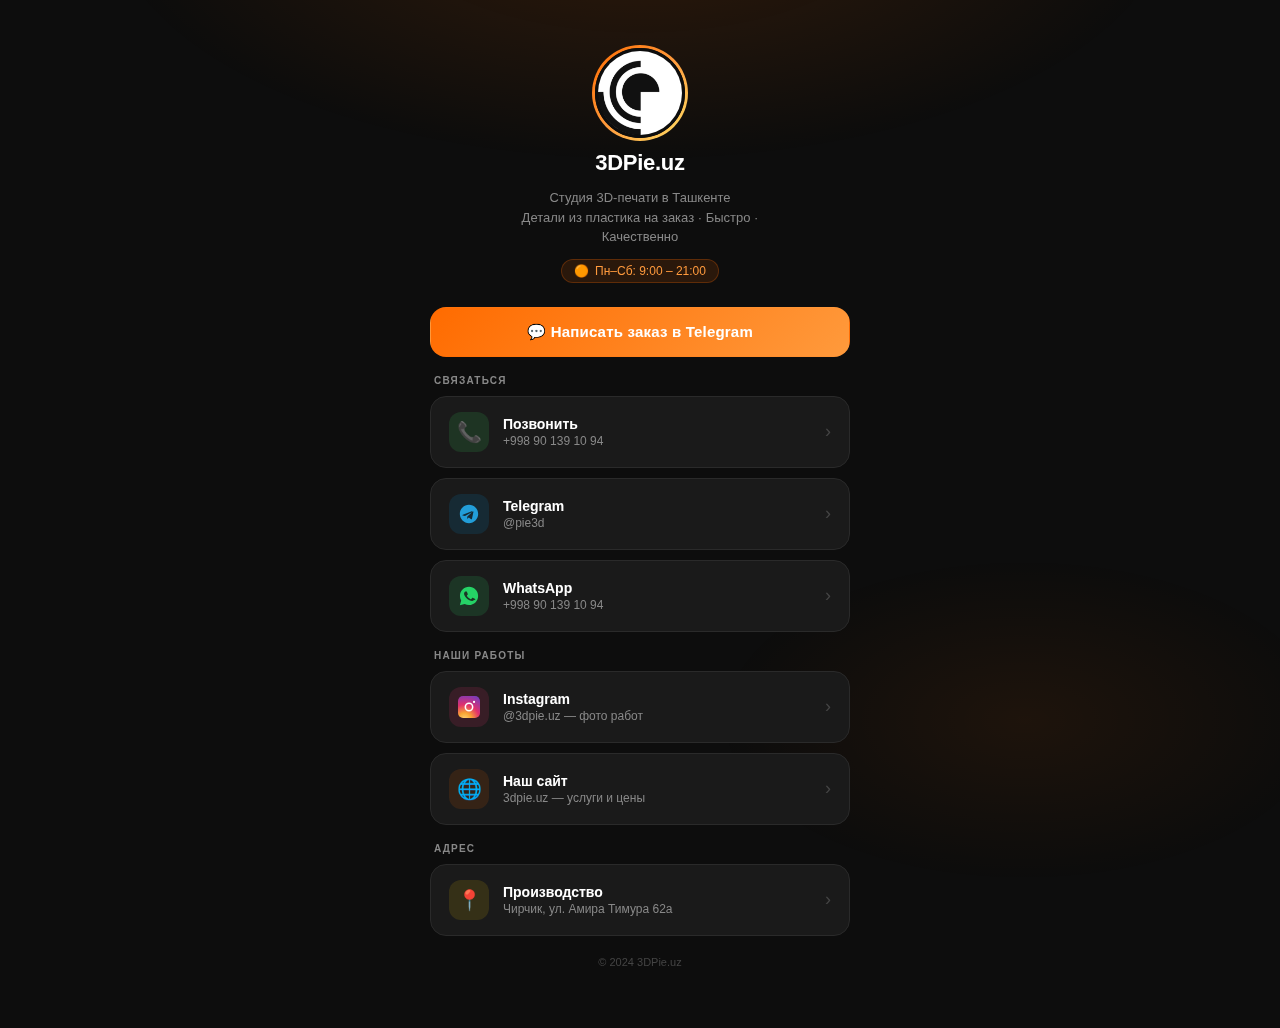
<file: taplink.html>
<!DOCTYPE html>
<html lang="ru">
<head>
  <meta charset="UTF-8">
  <meta name="viewport" content="width=device-width, initial-scale=1.0">
  <meta name="description" content="3DPie.uz — студия 3D-печати в Ташкенте. Детали на заказ: шестерни, автозапчасти, изделия из пластика.">
  <meta name="robots" content="noindex, nofollow">
  <title>3DPie.uz — 3D-печать в Ташкенте</title>
  <style>
    * {
      margin: 0;
      padding: 0;
      box-sizing: border-box;
    }

    :root {
      --bg: #0d0d0d;
      --card-bg: #1a1a1a;
      --border: #2a2a2a;
      --text: #ffffff;
      --muted: #888;
      --accent: #ff6b00;
      --accent2: #ff9a3c;
    }

    body {
      font-family: -apple-system, BlinkMacSystemFont, 'Segoe UI', Roboto, sans-serif;
      background: var(--bg);
      color: var(--text);
      min-height: 100vh;
      display: flex;
      justify-content: center;
      padding: 40px 16px 60px;
    }

    /* Subtle animated background */
    body::before {
      content: '';
      position: fixed;
      inset: 0;
      background:
        radial-gradient(ellipse 60% 40% at 50% -10%, rgba(255, 107, 0, 0.15) 0%, transparent 70%),
        radial-gradient(ellipse 40% 30% at 80% 80%, rgba(255, 107, 0, 0.07) 0%, transparent 60%);
      pointer-events: none;
      z-index: 0;
    }

    .page {
      position: relative;
      z-index: 1;
      width: 100%;
      max-width: 420px;
      display: flex;
      flex-direction: column;
      align-items: center;
      gap: 12px;
    }

    /* --- Profile --- */
    .profile {
      display: flex;
      flex-direction: column;
      align-items: center;
      gap: 12px;
      padding: 8px 0 4px;
    }

    .avatar-wrap {
      position: relative;
      width: 90px;
      height: 90px;
    }

    .avatar-ring {
      position: absolute;
      inset: -3px;
      border-radius: 50%;
      background: linear-gradient(135deg, var(--accent), var(--accent2), #ffe066);
      z-index: 0;
      animation: spin 6s linear infinite;
    }

    @keyframes spin {
      to { transform: rotate(360deg); }
    }

    .avatar-ring::after {
      content: '';
      position: absolute;
      inset: 3px;
      border-radius: 50%;
      background: var(--bg);
    }

    .avatar {
      position: relative;
      z-index: 1;
      width: 90px;
      height: 90px;
      border-radius: 50%;
      object-fit: cover;
      border: 3px solid var(--bg);
      display: block;
    }

    .profile-name {
      font-size: 22px;
      font-weight: 700;
      letter-spacing: -0.3px;
    }

    .profile-tagline {
      font-size: 13px;
      color: var(--muted);
      text-align: center;
      line-height: 1.5;
      max-width: 280px;
    }

    .profile-badge {
      display: inline-flex;
      align-items: center;
      gap: 6px;
      background: rgba(255, 107, 0, 0.12);
      border: 1px solid rgba(255, 107, 0, 0.25);
      border-radius: 20px;
      padding: 4px 12px;
      font-size: 12px;
      color: var(--accent2);
      font-weight: 500;
    }

    /* --- Links --- */
    .links-group {
      width: 100%;
      display: flex;
      flex-direction: column;
      gap: 10px;
    }

    .group-label {
      font-size: 10px;
      font-weight: 600;
      color: var(--muted);
      text-transform: uppercase;
      letter-spacing: 1.2px;
      padding: 0 4px;
      margin-top: 6px;
    }

    .link-btn {
      display: flex;
      align-items: center;
      gap: 14px;
      width: 100%;
      padding: 15px 18px;
      border-radius: 16px;
      background: var(--card-bg);
      border: 1px solid var(--border);
      color: var(--text);
      text-decoration: none;
      font-size: 15px;
      font-weight: 500;
      transition: transform 0.15s ease, background 0.15s ease, border-color 0.15s ease;
      -webkit-tap-highlight-color: transparent;
      cursor: pointer;
    }

    .link-btn:hover,
    .link-btn:active {
      transform: translateY(-2px);
      background: #222;
      border-color: #444;
    }

    .link-btn .icon {
      width: 40px;
      height: 40px;
      border-radius: 12px;
      display: flex;
      align-items: center;
      justify-content: center;
      font-size: 20px;
      flex-shrink: 0;
    }

    .link-btn .info {
      display: flex;
      flex-direction: column;
      gap: 2px;
      flex: 1;
      min-width: 0;
    }

    .link-btn .info-title {
      font-size: 14px;
      font-weight: 600;
      white-space: nowrap;
      overflow: hidden;
      text-overflow: ellipsis;
    }

    .link-btn .info-sub {
      font-size: 12px;
      color: var(--muted);
      white-space: nowrap;
      overflow: hidden;
      text-overflow: ellipsis;
    }

    .link-btn .arrow {
      font-size: 18px;
      color: #444;
      flex-shrink: 0;
    }

    /* Color variants */
    .btn-call .icon   { background: rgba(52, 199, 89, 0.15); }
    .btn-call:hover   { border-color: rgba(52, 199, 89, 0.4); }

    .btn-telegram .icon { background: rgba(0, 136, 204, 0.15); }
    .btn-telegram:hover { border-color: rgba(0, 136, 204, 0.4); }

    .btn-whatsapp .icon { background: rgba(37, 211, 102, 0.15); }
    .btn-whatsapp:hover { border-color: rgba(37, 211, 102, 0.4); }

    .btn-instagram .icon { background: rgba(225, 48, 108, 0.15); }
    .btn-instagram:hover  { border-color: rgba(225, 48, 108, 0.4); }

    .btn-web .icon    { background: rgba(255, 107, 0, 0.12); }
    .btn-web:hover    { border-color: rgba(255, 107, 0, 0.4); }

    .btn-map .icon    { background: rgba(255, 214, 10, 0.12); }
    .btn-map:hover    { border-color: rgba(255, 214, 10, 0.4); }

    .btn-order {
      background: linear-gradient(135deg, var(--accent), var(--accent2));
      border-color: transparent;
      justify-content: center;
      font-size: 15px;
      font-weight: 700;
      letter-spacing: 0.2px;
    }

    .btn-order:hover,
    .btn-order:active {
      background: linear-gradient(135deg, #e55e00, var(--accent));
      border-color: transparent;
    }

    /* --- Divider --- */
    .divider {
      width: 100%;
      height: 1px;
      background: var(--border);
      margin: 4px 0;
    }

    /* --- Footer --- */
    .footer {
      margin-top: 8px;
      text-align: center;
      font-size: 11px;
      color: #444;
    }

    .footer a {
      color: #555;
      text-decoration: none;
    }

    /* Mobile adjustments */
    @media (max-width: 380px) {
      .profile-name { font-size: 20px; }
      .link-btn { padding: 13px 15px; }
      .link-btn .icon { width: 36px; height: 36px; font-size: 18px; }
    }
  </style>
</head>
<body>
  <div class="page">

    <!-- Profile -->
    <div class="profile">
      <div class="avatar-wrap">
        <div class="avatar-ring"></div>
        <img class="avatar" src="./images/logo.jpg" alt="3DPie.uz логотип">
      </div>
      <h1 class="profile-name">3DPie.uz</h1>
      <p class="profile-tagline">Студия 3D-печати в Ташкенте<br>Детали из пластика на заказ · Быстро · Качественно</p>
      <div class="profile-badge">
        <span>🟠</span> Пн–Сб: 9:00 – 21:00
      </div>
    </div>

    <!-- CTA -->
    <div class="links-group" style="margin-top: 8px;">
      <a href="https://t.me/pie3d" class="link-btn btn-order" target="_blank" rel="noopener">
        💬 Написать заказ в Telegram
      </a>
    </div>

    <!-- Contacts -->
    <div class="links-group">
      <div class="group-label">Связаться</div>

      <a href="tel:+998901391094" class="link-btn btn-call">
        <div class="icon">📞</div>
        <div class="info">
          <span class="info-title">Позвонить</span>
          <span class="info-sub">+998 90 139 10 94</span>
        </div>
        <span class="arrow">›</span>
      </a>

      <a href="https://t.me/pie3d" class="link-btn btn-telegram" target="_blank" rel="noopener">
        <div class="icon">
          <svg width="22" height="22" viewBox="0 0 24 24" fill="none" xmlns="http://www.w3.org/2000/svg">
            <path d="M12 2C6.477 2 2 6.477 2 12s4.477 10 10 10 10-4.477 10-10S17.523 2 12 2zm4.93 7.27l-1.69 7.96c-.12.55-.46.68-.93.42l-2.56-1.88-1.23 1.19c-.14.14-.26.26-.52.26l.18-2.6 4.73-4.27c.2-.18-.05-.28-.32-.1L7.63 14.3l-2.5-.78c-.54-.17-.55-.54.12-.8l9.77-3.77c.45-.16.85.11.91.52z" fill="#229ED9"/>
          </svg>
        </div>
        <div class="info">
          <span class="info-title">Telegram</span>
          <span class="info-sub">@pie3d</span>
        </div>
        <span class="arrow">›</span>
      </a>

      <a href="https://wa.me/998901391094" class="link-btn btn-whatsapp" target="_blank" rel="noopener">
        <div class="icon">
          <svg width="22" height="22" viewBox="0 0 24 24" fill="none" xmlns="http://www.w3.org/2000/svg">
            <path d="M12.04 2C6.58 2 2.13 6.45 2.13 11.91c0 1.75.46 3.45 1.32 4.95L2.05 22l5.25-1.38c1.45.79 3.08 1.21 4.74 1.21 5.46 0 9.91-4.45 9.91-9.91C21.95 6.45 17.5 2 12.04 2zm5.52 14.13c-.23.65-1.33 1.21-1.84 1.28-.47.07-1.07.1-1.72-.11a15.6 15.6 0 01-1.56-.58c-2.74-1.19-4.53-3.97-4.67-4.15-.14-.18-1.14-1.52-1.14-2.9 0-1.38.72-2.06 1-2.35.28-.29.6-.36.8-.36.2 0 .4 0 .58.01.19.01.44-.07.69.52.25.6.85 2.07.93 2.22.08.15.13.32.03.52-.1.2-.15.32-.3.5-.15.18-.31.4-.44.54-.15.16-.3.33-.13.64.17.3.77 1.28 1.66 2.07 1.14 1.02 2.1 1.33 2.41 1.49.3.15.48.13.66-.08.18-.21.77-.9.97-1.21.2-.3.4-.25.68-.15.27.1 1.74.82 2.04.97.3.15.5.22.58.34.07.12.07.7-.16 1.35z" fill="#25D366"/>
          </svg>
        </div>
        <div class="info">
          <span class="info-title">WhatsApp</span>
          <span class="info-sub">+998 90 139 10 94</span>
        </div>
        <span class="arrow">›</span>
      </a>
    </div>

    <!-- Social -->
    <div class="links-group">
      <div class="group-label">Наши работы</div>

      <a href="https://www.instagram.com/3dpie.uz" class="link-btn btn-instagram" target="_blank" rel="noopener">
        <div class="icon">
          <svg width="22" height="22" viewBox="0 0 24 24" fill="none" xmlns="http://www.w3.org/2000/svg">
            <defs>
              <radialGradient id="ig" cx="30%" cy="107%" r="150%">
                <stop offset="0%" stop-color="#ffd679"/>
                <stop offset="20%" stop-color="#f9a633"/>
                <stop offset="45%" stop-color="#e1306c"/>
                <stop offset="75%" stop-color="#833ab4"/>
                <stop offset="100%" stop-color="#405de6"/>
              </radialGradient>
            </defs>
            <rect width="24" height="24" rx="5.5" fill="url(#ig)"/>
            <circle cx="12" cy="12" r="4" stroke="white" stroke-width="1.7" fill="none"/>
            <circle cx="17.5" cy="6.5" r="1.2" fill="white"/>
          </svg>
        </div>
        <div class="info">
          <span class="info-title">Instagram</span>
          <span class="info-sub">@3dpie.uz — фото работ</span>
        </div>
        <span class="arrow">›</span>
      </a>

      <a href="https://3dpie.uz" class="link-btn btn-web" target="_blank" rel="noopener">
        <div class="icon">🌐</div>
        <div class="info">
          <span class="info-title">Наш сайт</span>
          <span class="info-sub">3dpie.uz — услуги и цены</span>
        </div>
        <span class="arrow">›</span>
      </a>
    </div>

    <!-- Address -->
    <div class="links-group">
      <div class="group-label">Адрес</div>

      <a href="https://yandex.uz/maps/-/CPrdnOOs" class="link-btn btn-map" target="_blank" rel="noopener">
        <div class="icon">📍</div>
        <div class="info">
          <span class="info-title">Производство</span>
          <span class="info-sub">Чирчик, ул. Амира Тимура 62а</span>
        </div>
        <span class="arrow">›</span>
      </a>
    </div>

    <div class="footer">
      <p>&copy; 2024 3DPie.uz</p>
    </div>

  </div>
</body>
</html>
</file>
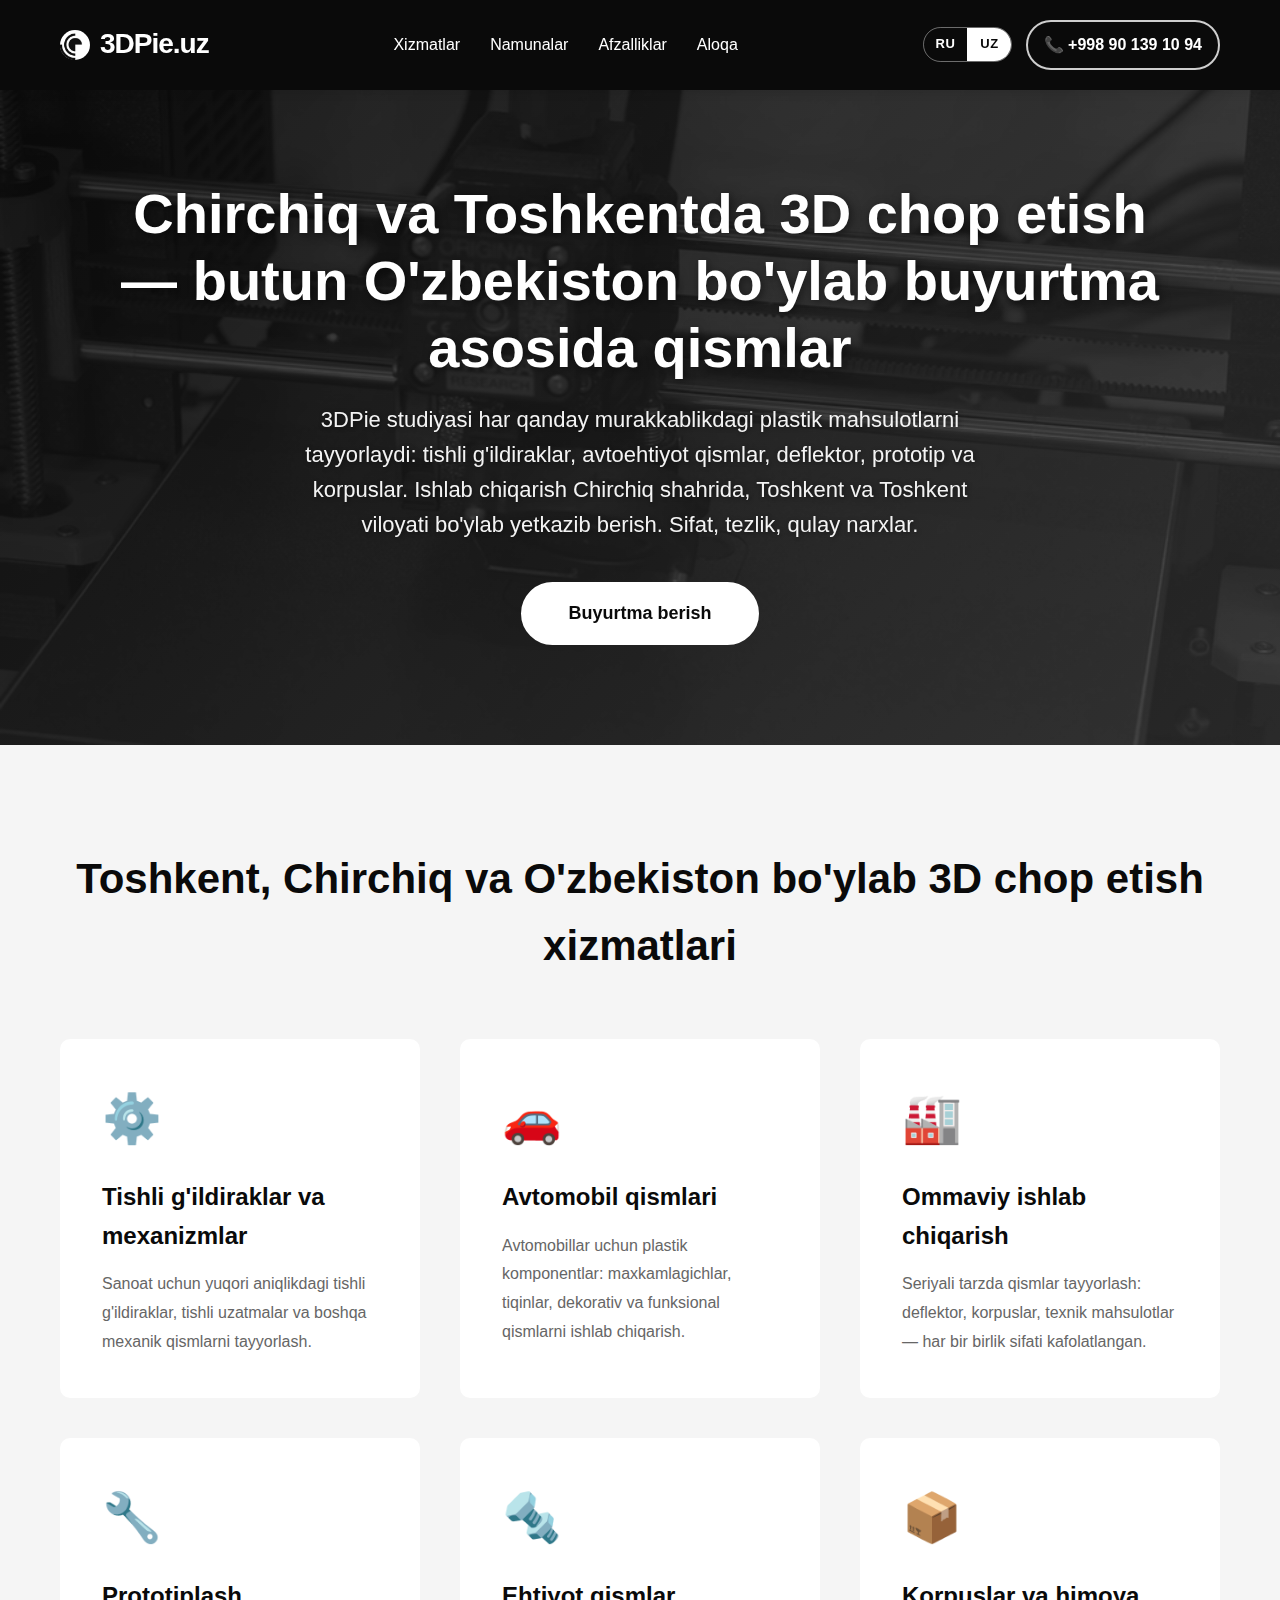
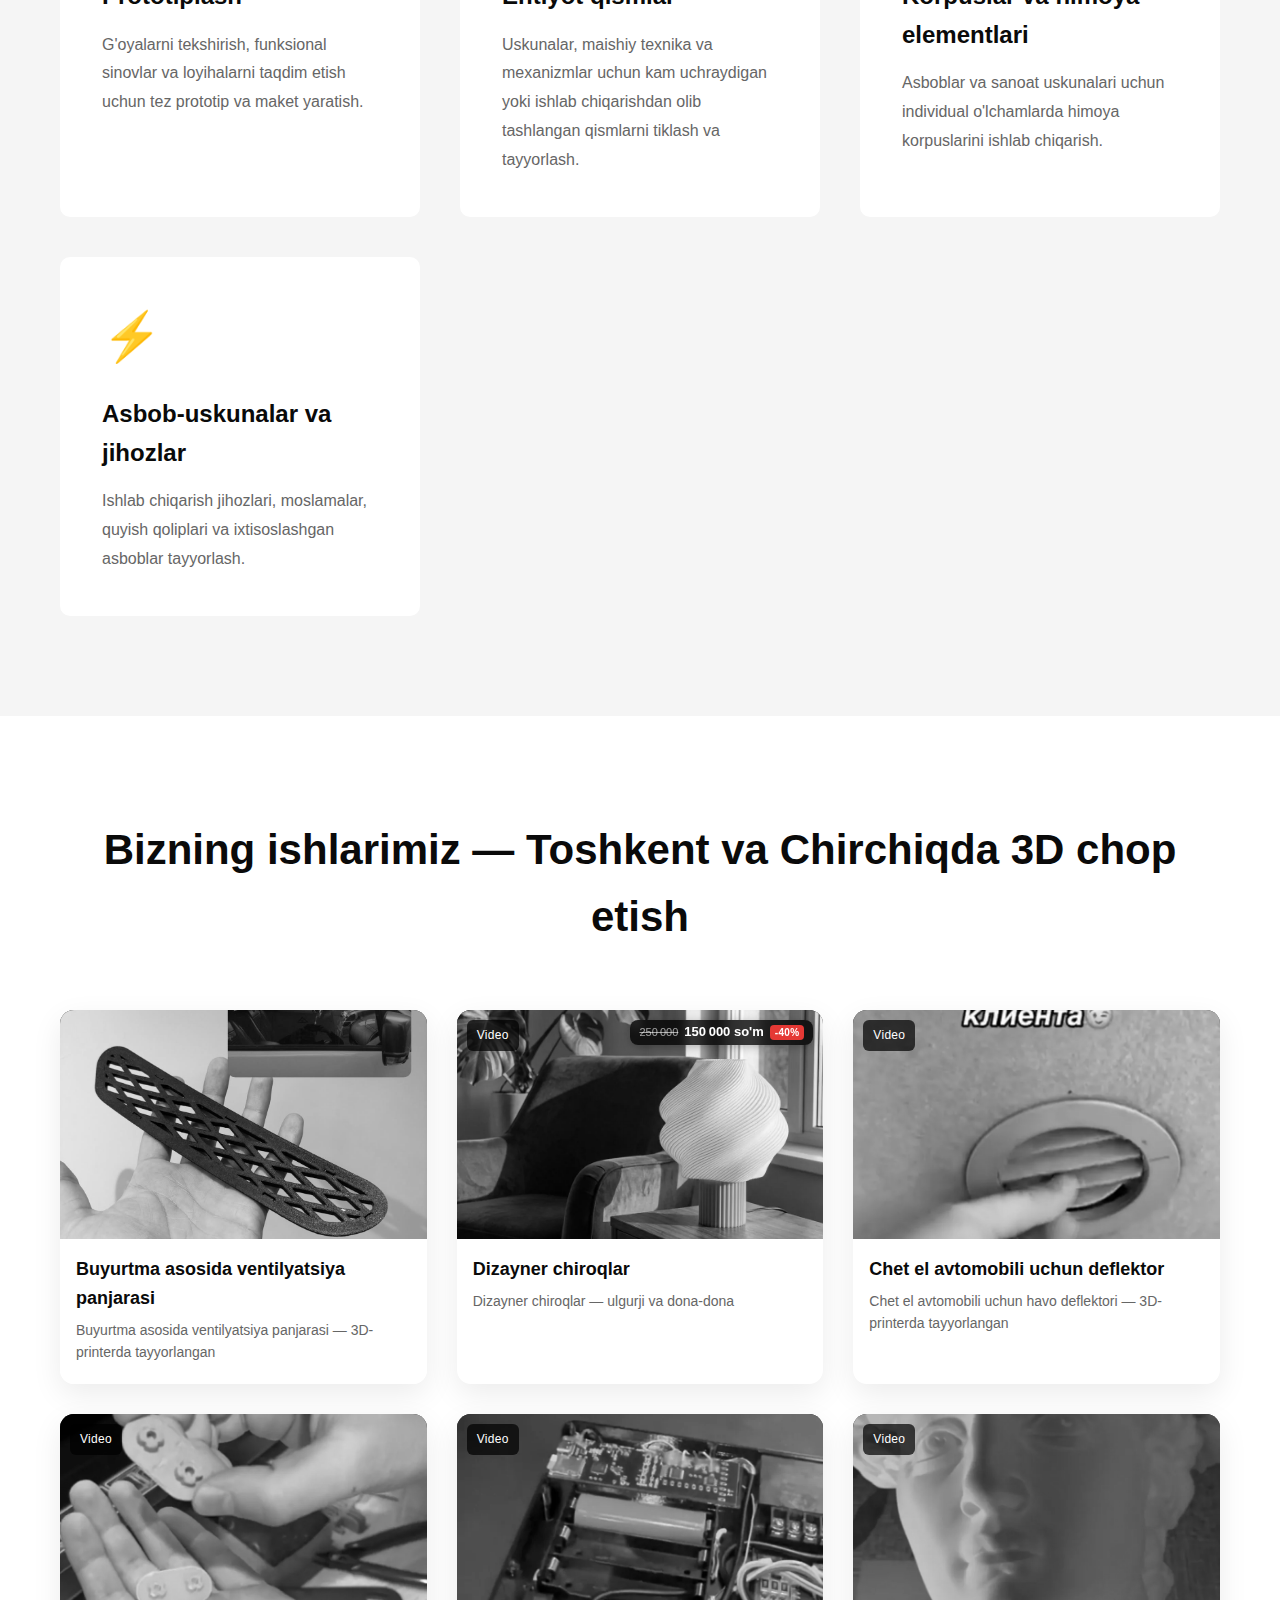
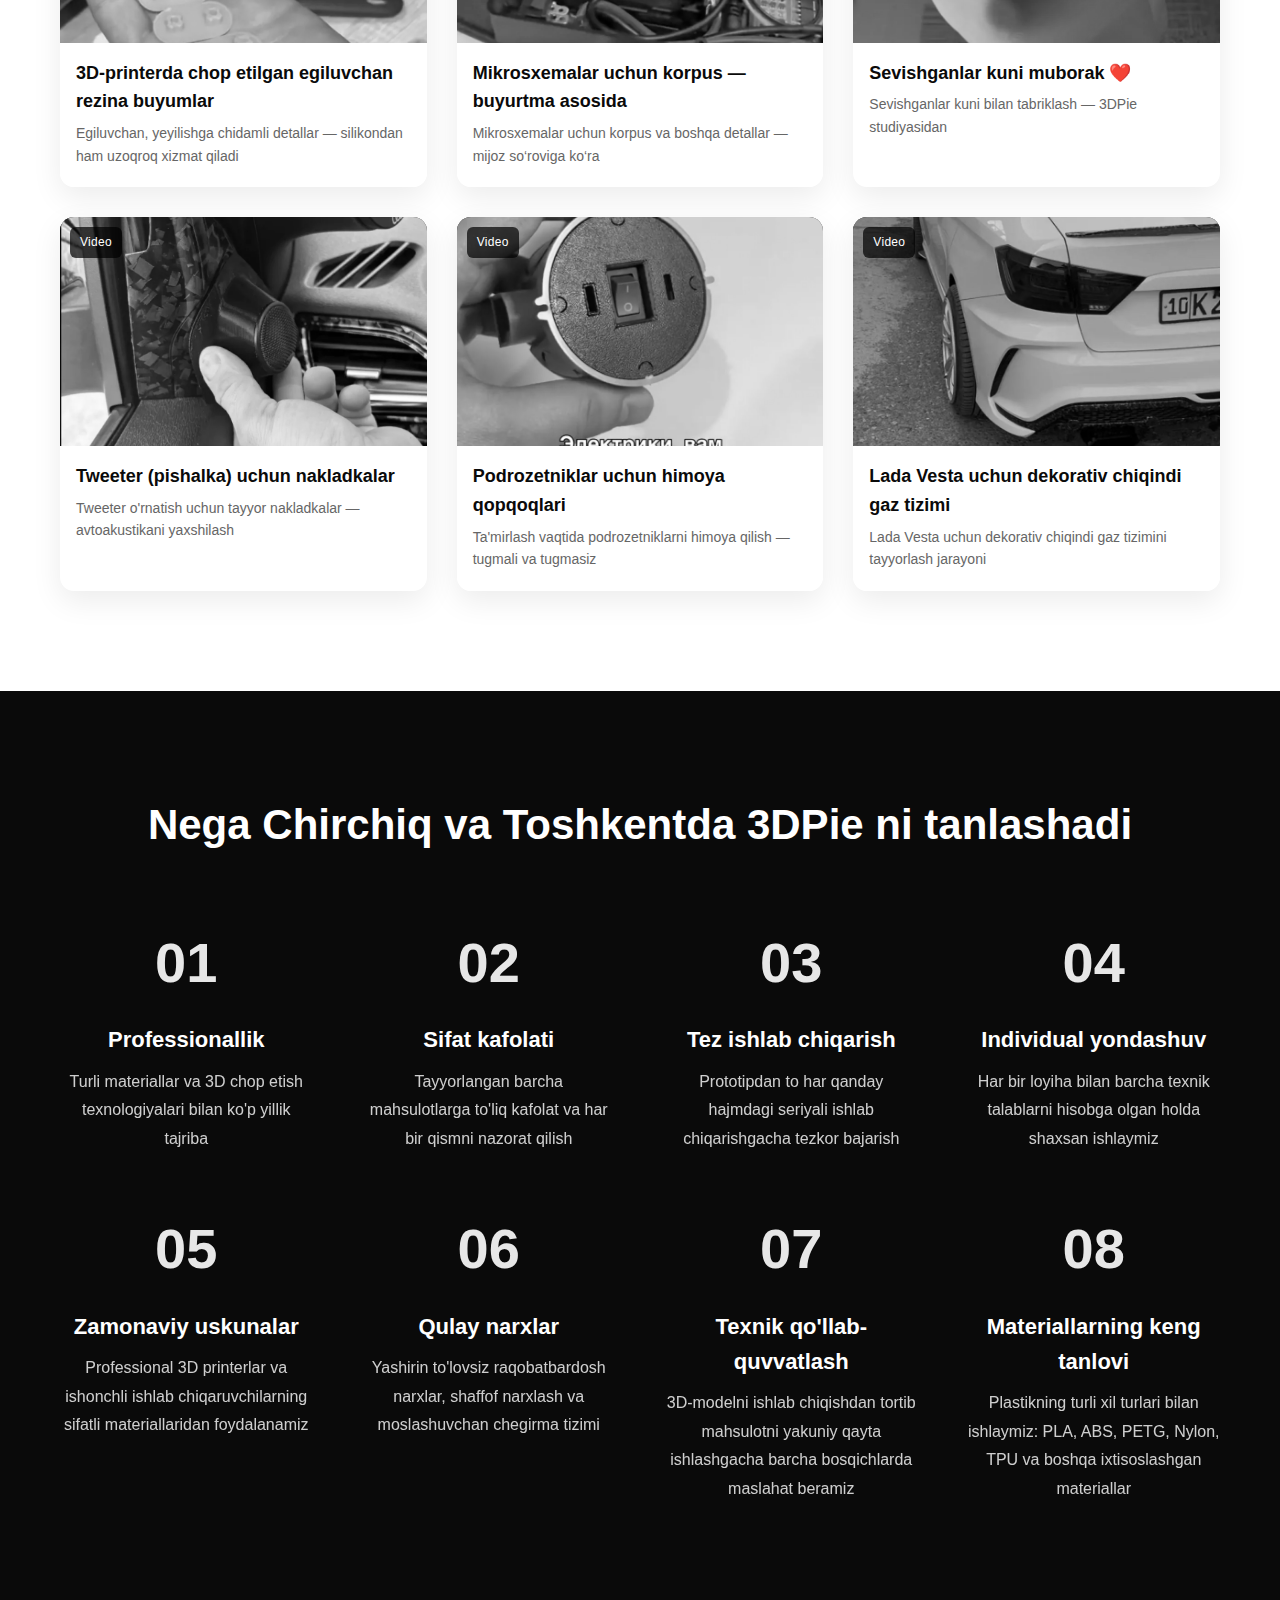
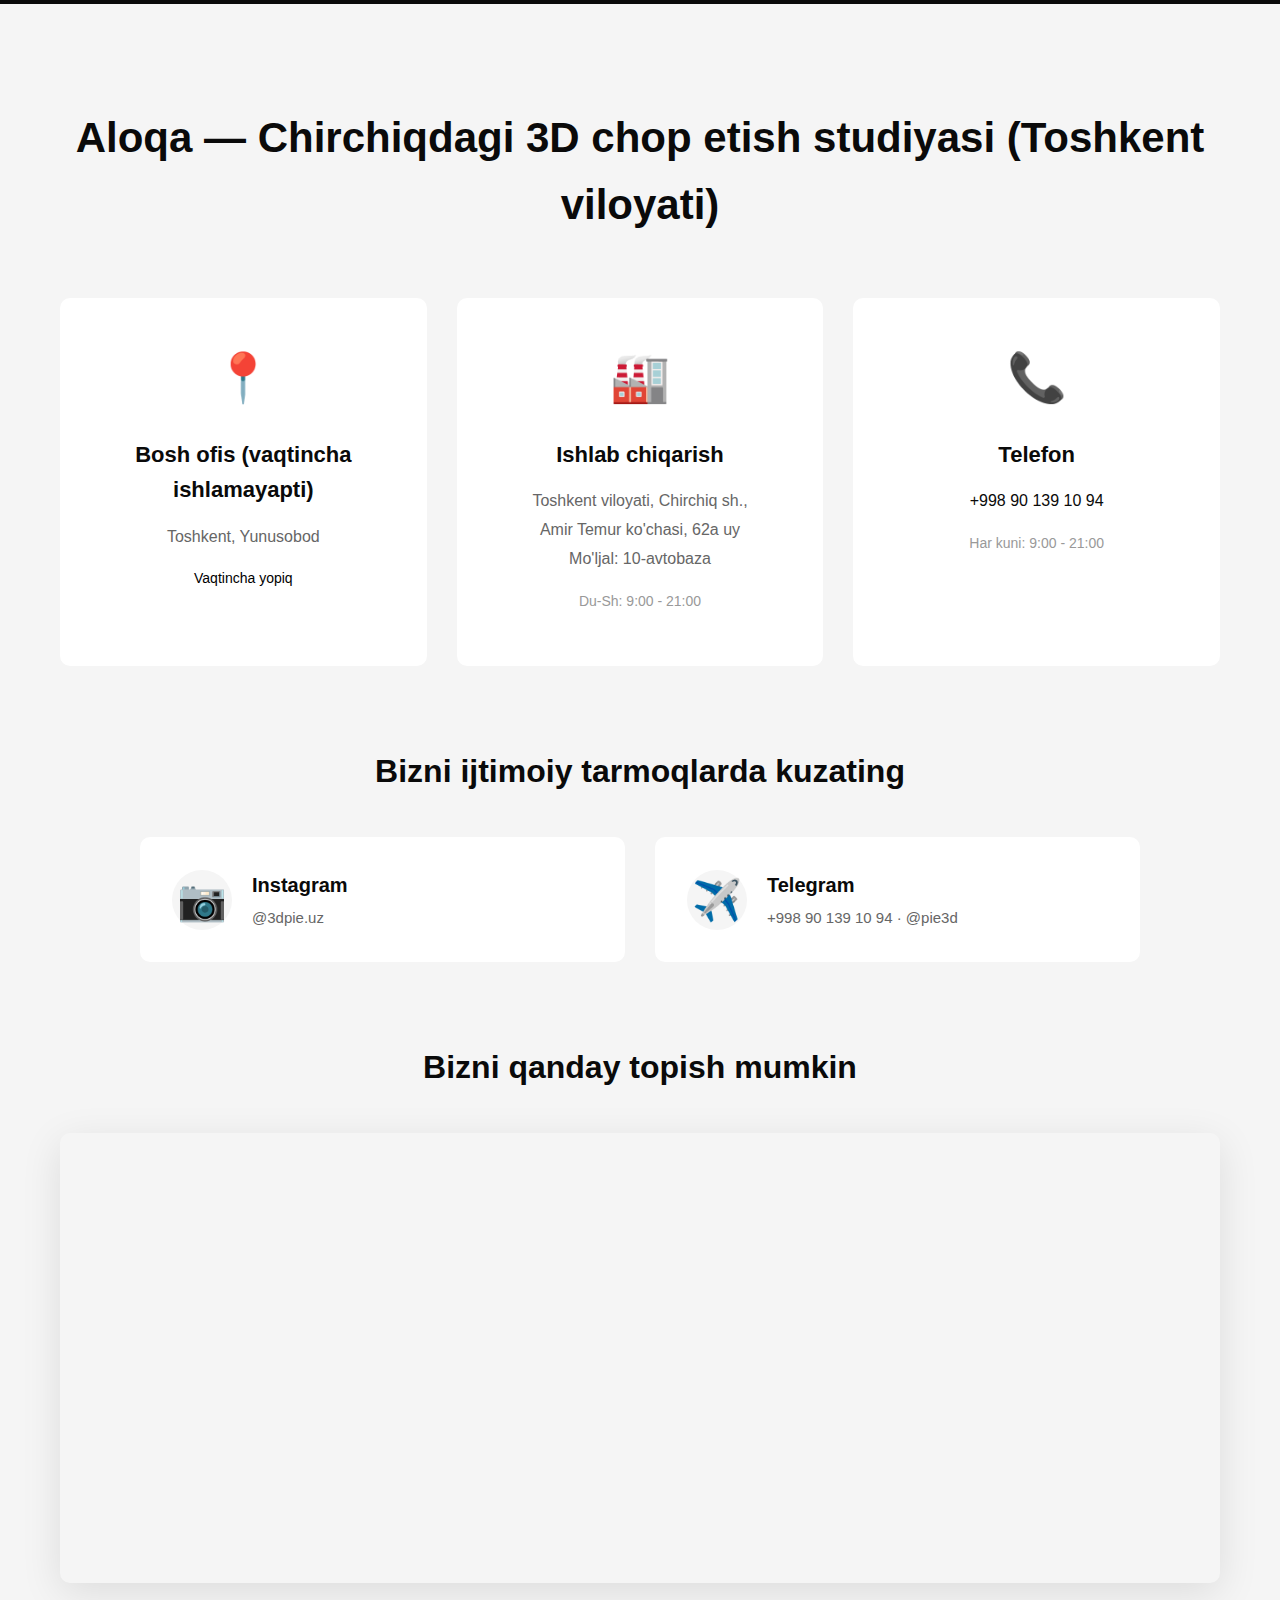
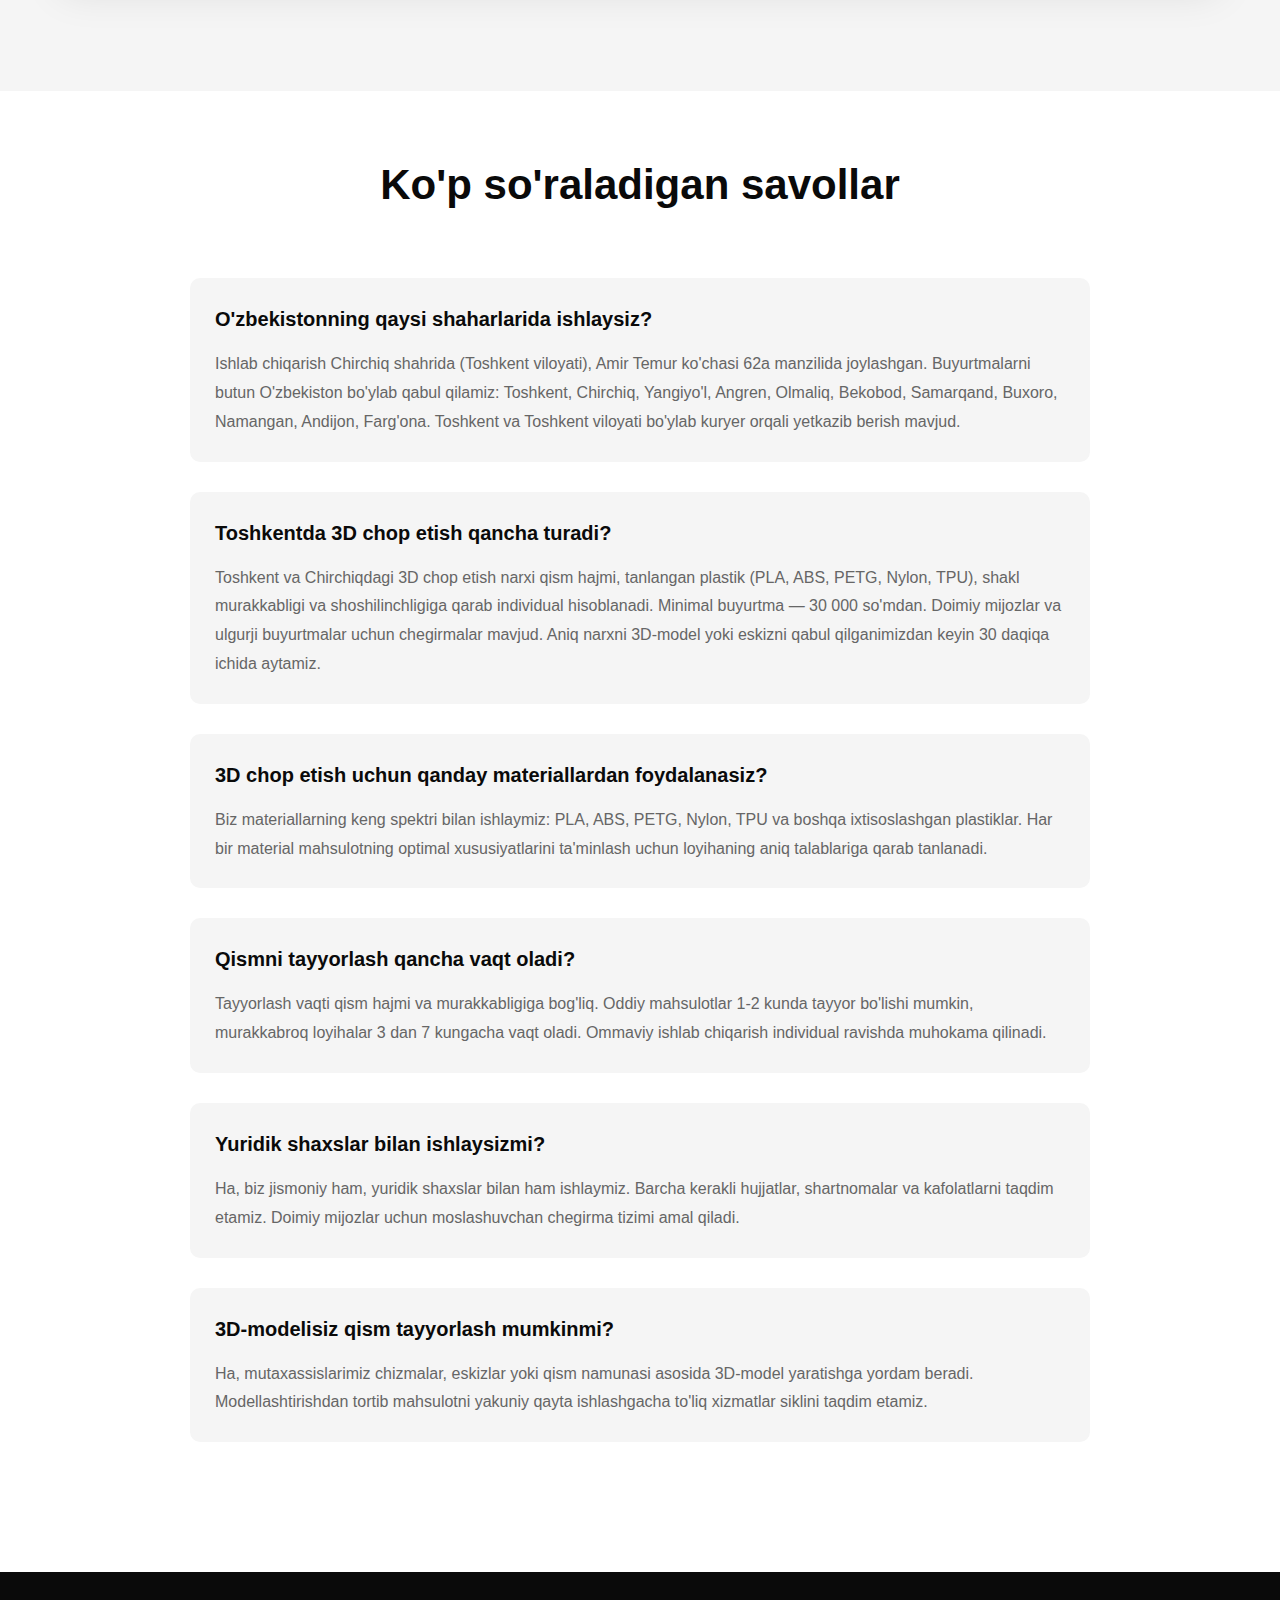
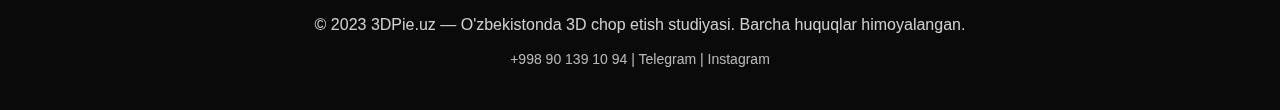
<file: uz.html>
<!DOCTYPE html>
<html lang="uz-Latn-UZ">
<head>
    <meta charset="UTF-8">
    <meta name="viewport" content="width=device-width, initial-scale=1.0">
    <meta http-equiv="X-UA-Compatible" content="IE=edge">
    <meta name="description" content="3DPie — Chirchiq va Toshkentda 3D chop etish studiyasi. Plastik qismlarni buyurtma asosida tayyorlash butun O'zbekiston bo'ylab: tishli g'ildiraklar, avtoehtiyot qismlar, deflektor, prototip. Toshkent va Toshkent viloyati bo'ylab yetkazib berish. ☎ +998 90 139 10 94">
    <meta name="keywords" content="3D chop etish Toshkent, 3D chop etish Chirchiq, 3D chop etish O'zbekiston, 3D printer Toshkent, plastik qismlar Toshkent, tishli g'ildiraklar buyurtma, avtoehtiyot qismlar 3D, prototiplash Toshkent, ommaviy ishlab chiqarish, 3D printer xizmati, plastik mahsulotlar tayyorlash Chirchiq, 3dpie">
    <meta property="og:title" content="3DPie — Chirchiq va Toshkentda 3D chop etish | Plastik qismlar buyurtma">
    <meta property="og:description" content="Plastik qismlarni professional darajada 3D chop etish. Tishli g'ildiraklar, avtoehtiyot qismlar, prototiplar. Chirchiqda ishlab chiqarish, Toshkent bo'ylab yetkazib berish.">
    <meta property="og:type" content="website">
    <meta property="og:locale" content="uz_UZ">
    <meta property="og:locale:alternate" content="ru_UZ">
    <meta property="og:url" content="https://3dpie.uz/uz.html">
    <meta property="og:image" content="https://3dpie.uz/images/logo.jpg">
    <meta property="og:image:width" content="1200">
    <meta property="og:image:height" content="630">
    <meta name="twitter:card" content="summary_large_image">
    <meta name="twitter:title" content="3DPie — Toshkent va Chirchiqda 3D chop etish studiyasi">
    <meta name="twitter:description" content="Plastik qismlarni buyurtma asosida professional 3D chop etish. Tez, sifatli, arzon.">
    <meta name="twitter:image" content="https://3dpie.uz/images/logo.jpg">
    <meta name="robots" content="index, follow, max-image-preview:large, max-snippet:-1, max-video-preview:-1">
    <meta name="author" content="3DPie">
    <meta name="geo.region" content="UZ-TK">
    <meta name="geo.placename" content="Chirchiq, Toshkent viloyati, O'zbekiston">
    <meta name="geo.position" content="41.453319;69.557021">
    <meta name="ICBM" content="41.453319, 69.557021">
    <link rel="canonical" href="https://3dpie.uz/uz.html">
    <link rel="alternate" hreflang="ru-UZ" href="https://3dpie.uz/">
    <link rel="alternate" hreflang="uz-UZ" href="https://3dpie.uz/uz.html">
    <link rel="alternate" hreflang="x-default" href="https://3dpie.uz/">
    <link rel="manifest" href="./manifest.json">
    <link rel="icon" type="image/jpeg" href="./images/logo.jpg">
    <link rel="apple-touch-icon" href="./images/logo.jpg">
    <meta name="theme-color" content="#0a0a0a">
    <title>3DPie — Toshkent va Chirchiqda 3D chop etish | O'zbekistonda plastik qismlar buyurtma</title>
    <link rel="stylesheet" href="./css/styles.css?v=202605011400">
    <link rel="stylesheet" href="./css/gallery.css?v=202605011400" media="print" onload="this.media='all'">
    <noscript><link rel="stylesheet" href="./css/gallery.css?v=202605011400"></noscript>
    <link rel="preload" as="image" href="./images/hero-bg.webp" type="image/webp" fetchpriority="high">

    <meta name="yandex-verification" content="e333c0d704796c01" />
    <!-- Yandex.Metrika -->
    <script type="text/javascript">
        (function(m,e,t,r,i,k,a){
            m[i]=m[i]||function(){(m[i].a=m[i].a||[]).push(arguments)};
            m[i].l=1*new Date();
            for (var j = 0; j < document.scripts.length; j++) {if (document.scripts[j].src === r) { return; }}
            k=e.createElement(t),a=e.getElementsByTagName(t)[0],k.async=1,k.src=r,a.parentNode.insertBefore(k,a)
        })(window, document,'script','https://mc.yandex.ru/metrika/tag.js?id=105486503', 'ym');
        ym(105486503, 'init', {ssr:true, webvisor:true, clickmap:true, ecommerce:"dataLayer", accurateTrackBounce:true, trackLinks:true});
    </script>
    <noscript><div><img src="https://mc.yandex.ru/watch/105486503" style="position:absolute; left:-9999px;" alt="" /></div></noscript>

    <!-- Google tag -->
    <script async src="https://www.googletagmanager.com/gtag/js?id=G-HTLG7TDQV4"></script>
    <script>
    window.dataLayer = window.dataLayer || [];
    function gtag(){dataLayer.push(arguments);}
    gtag('js', new Date());
    gtag('config', 'G-HTLG7TDQV4');
    </script>
</head>
<body>
    <header role="banner">
        <nav class="container" role="navigation" aria-label="Asosiy navigatsiya">
            <div class="logo">
              <img src="./images/logo.webp" alt="3dpie logotipi" width="42" height="42" decoding="async">
              <span>3DPie.uz</span>
            </div>
            <ul class="nav-links">
                <li><a href="#services">Xizmatlar</a></li>
                <li><a href="#gallery">Namunalar</a></li>
                <li><a href="#advantages">Afzalliklar</a></li>
                <li><a href="#contact">Aloqa</a></li>
            </ul>
            <div class="header-actions">
                <div class="lang-switcher" role="group" aria-label="Sayt tili">
                    <a href="./index.html" class="lang-btn" hreflang="ru">RU</a>
                    <a href="./uz.html" class="lang-btn active" hreflang="uz" aria-current="page">UZ</a>
                </div>
                <a href="tel:+998901391094" class="header-phone">📞 +998 90 139 10 94</a>
            </div>
        </nav>
    </header>

    <!-- Hero -->
    <section class="hero" aria-label="Bosh bo'lim">
        <div class="hero-video-container">
            <video autoplay muted loop playsinline preload="metadata" poster="./images/hero-bg.webp" aria-hidden="true" class="hero-video">
                <source src="./video/hero-bg.mp4" type="video/mp4">
            </video>
            <div class="hero-overlay"></div>
        </div>
        <div class="container hero-content">
            <h1>Chirchiq va Toshkentda 3D chop etish<br>— butun O'zbekiston bo'ylab buyurtma asosida qismlar</h1>
            <p>3DPie studiyasi har qanday murakkablikdagi plastik mahsulotlarni tayyorlaydi: tishli g'ildiraklar, avtoehtiyot qismlar, deflektor, prototip va korpuslar. Ishlab chiqarish Chirchiq shahrida, Toshkent va Toshkent viloyati bo'ylab yetkazib berish. Sifat, tezlik, qulay narxlar.</p>
            <a href="#contact" class="cta-button" aria-label="Buyurtma berish">Buyurtma berish</a>
        </div>
    </section>

    <!-- Services -->
    <section id="services" class="services" itemscope itemtype="https://schema.org/Service">
        <div class="container">
            <h2 class="section-title">Toshkent, Chirchiq va O'zbekiston bo'ylab 3D chop etish xizmatlari</h2>
            <div class="services-grid">
                <article class="service-card" itemscope itemtype="https://schema.org/Service">
                    <div class="service-icon" aria-hidden="true">⚙️</div>
                    <h3 itemprop="name">Tishli g'ildiraklar va mexanizmlar</h3>
                    <p itemprop="description">Sanoat uchun yuqori aniqlikdagi tishli g'ildiraklar, tishli uzatmalar va boshqa mexanik qismlarni tayyorlash.</p>
                </article>
                <article class="service-card" itemscope itemtype="https://schema.org/Service">
                    <div class="service-icon" aria-hidden="true">🚗</div>
                    <h3 itemprop="name">Avtomobil qismlari</h3>
                    <p itemprop="description">Avtomobillar uchun plastik komponentlar: maxkamlagichlar, tiqinlar, dekorativ va funksional qismlarni ishlab chiqarish.</p>
                </article>
                <article class="service-card" itemscope itemtype="https://schema.org/Service">
                    <div class="service-icon" aria-hidden="true">🏭</div>
                    <h3 itemprop="name">Ommaviy ishlab chiqarish</h3>
                    <p itemprop="description">Seriyali tarzda qismlar tayyorlash: deflektor, korpuslar, texnik mahsulotlar — har bir birlik sifati kafolatlangan.</p>
                </article>
                <article class="service-card" itemscope itemtype="https://schema.org/Service">
                    <div class="service-icon" aria-hidden="true">🔧</div>
                    <h3 itemprop="name">Prototiplash</h3>
                    <p itemprop="description">G'oyalarni tekshirish, funksional sinovlar va loyihalarni taqdim etish uchun tez prototip va maket yaratish.</p>
                </article>
                <article class="service-card" itemscope itemtype="https://schema.org/Service">
                    <div class="service-icon" aria-hidden="true">🔩</div>
                    <h3 itemprop="name">Ehtiyot qismlar</h3>
                    <p itemprop="description">Uskunalar, maishiy texnika va mexanizmlar uchun kam uchraydigan yoki ishlab chiqarishdan olib tashlangan qismlarni tiklash va tayyorlash.</p>
                </article>
                <article class="service-card" itemscope itemtype="https://schema.org/Service">
                    <div class="service-icon" aria-hidden="true">📦</div>
                    <h3 itemprop="name">Korpuslar va himoya elementlari</h3>
                    <p itemprop="description">Asboblar va sanoat uskunalari uchun individual o'lchamlarda himoya korpuslarini ishlab chiqarish.</p>
                </article>
                <article class="service-card" itemscope itemtype="https://schema.org/Service">
                    <div class="service-icon" aria-hidden="true">⚡</div>
                    <h3 itemprop="name">Asbob-uskunalar va jihozlar</h3>
                    <p itemprop="description">Ishlab chiqarish jihozlari, moslamalar, quyish qoliplari va ixtisoslashgan asboblar tayyorlash.</p>
                </article>
            </div>
        </div>
    </section>

    <!-- Gallery -->
    <section id="gallery" class="works" aria-label="Ishlar galereyasi">
        <div class="container">
            <h2 class="section-title">Bizning ishlarimiz — Toshkent va Chirchiqda 3D chop etish</h2>
            <div class="works-grid">
                <!-- GALLERY:START -->
                <!-- Auto-generated from data/gallery.json by scripts/build-gallery.js. Do not edit by hand. -->
                <article id="work-ventilation-grille" class="work-card" data-type="images" aria-label="Buyurtma asosida ventilyatsiya panjarasi">
                    <div class="work-thumb">
                        <img src="./gallery/ventilation-grille/ventilation-grille-1.jpg" alt="Buyurtma asosida ventilyatsiya panjarasi — Chirchiqda 3D-chop etish" loading="lazy">
                    </div>
                    <div class="work-meta">
                        <h3>Buyurtma asosida ventilyatsiya panjarasi</h3>
                        <p>Buyurtma asosida ventilyatsiya panjarasi — 3D-printerda tayyorlangan</p>
                    </div>
                    <div class="work-long-desc" hidden aria-hidden="true">Buyurtma asosida ventilyatsiya panjarasi.<br>3DPie studiyasida 3D-printerda tayyorlangan.<br><br>Istalgan shakl va o&#39;lchamdagi ventilyatsiya panjaralarini tayyorlaymiz — kvartira, uy, ofis, kafe va avtomobillar uchun. Agar original panjara buzilgan yoki nostandart o&#39;lchamda bo&#39;lsa — namunangiz yoki eskizingiz asosida aniq nusxasini modellashtirib chop etamiz.<br><br>O&#39;z o&#39;lchamlaringiz bo&#39;yicha panjara buyurtma qilish uchun bizga yozing.</div>
                    <a class="work-media" href="./gallery/ventilation-grille/ventilation-grille-1.jpg" data-type="image" data-caption="Ventilyatsiya panjarasi — umumiy ko&#39;rinish" aria-hidden="true" tabindex="-1"></a>
                    <a class="work-media" href="./gallery/ventilation-grille/ventilation-grille-2.jpg" data-type="image" data-caption="Ventilyatsiya panjarasi — yaqin plan" aria-hidden="true" tabindex="-1"></a>
                </article>

                <article id="work-designer-lamps" class="work-card" data-type="video" aria-label="Dizayner chiroqlar">
                    <div class="work-thumb">
                        <video class="work-video" src="./gallery/designer-lamps/designer-lamps-3d-printing.mp4" muted loop playsinline preload="none" poster="./gallery/designer-lamps/designer-lamps-1.webp"></video>
                        <div class="work-badge">Video</div>
                        <div class="work-price-tag"><span class="work-price-tag__old">250 000</span><span class="work-price-tag__current">150 000 so&#39;m</span><span class="work-price-tag__discount">-40%</span></div>
                    </div>
                    <div class="work-meta">
                        <h3>Dizayner chiroqlar</h3>
                        <p>Dizayner chiroqlar — ulgurji va dona-dona</p>
                    </div>
                    <div class="work-price-data" hidden aria-hidden="true"><div class="work-price-tag"><span class="work-price-tag__old">250 000</span><span class="work-price-tag__current">150 000 so&#39;m</span><span class="work-price-tag__discount">-40%</span></div></div>
                    <div class="work-long-desc" hidden aria-hidden="true">3D-pechatda tayyorlangan dizayner chiroqlar — ulgurji va dona-dona.<br><br>Istalgan shakl va o&#39;lchamdagi zamonaviy chiroqlarni tayyorlaymiz. Kvartiralar, kafe, restoran, shourum, foto studiya va sovg&#39;a uchun mos. Ulgurji buyurtmalarga chegirma beriladi.<br><br>Modelni tanlash yoki shaxsiy dizaynni muhokama qilish uchun bizga yozing.</div>
                    <a class="work-media" href="./gallery/designer-lamps/designer-lamps-1.webp" data-type="image" data-caption="Zamonaviy interyerdagi dizayner chiroq" aria-hidden="true" tabindex="-1"></a>
                    <a class="work-media" href="./gallery/designer-lamps/designer-lamps-3d-printing.mp4" data-type="video" data-poster="./gallery/designer-lamps/designer-lamps-1.webp" data-caption="Dizayner chiroqlar — modellar sharhi" aria-hidden="true" tabindex="-1"></a>
                    <a class="work-media" href="./gallery/designer-lamps/designer-lamps-sculptural-orange.webp" data-type="image" data-caption="Iliq nurli skulptural chiroq" aria-hidden="true" tabindex="-1"></a>
                    <a class="work-media" href="./gallery/designer-lamps/designer-lamps-textured-fabric-closeup.webp" data-type="image" data-caption="Plafon teksturasi — yaqin plan" aria-hidden="true" tabindex="-1"></a>
                    <a class="work-media" href="./gallery/designer-lamps/designer-lamps-desk-workspace.webp" data-type="image" data-caption="Ish stoli uchun chiroq" aria-hidden="true" tabindex="-1"></a>
                    <a class="work-media" href="./gallery/designer-lamps/designer-lamps-swirling-shade.webp" data-type="image" data-caption="Spiralsimon plafon" aria-hidden="true" tabindex="-1"></a>
                    <a class="work-media" href="./gallery/designer-lamps/designer-lamps-bedroom-sculptural.webp" data-type="image" data-caption="Yotoqxona uchun chiroq" aria-hidden="true" tabindex="-1"></a>
                    <a class="work-media" href="./gallery/designer-lamps/designer-lamps-twisted-ribbed.webp" data-type="image" data-caption="Buralgan qovurg&#39;ali plafon" aria-hidden="true" tabindex="-1"></a>
                    <a class="work-media" href="./gallery/designer-lamps/designer-lamps-minimalist-textured.webp" data-type="image" data-caption="Minimalizm va tekstura" aria-hidden="true" tabindex="-1"></a>
                    <a class="work-media" href="./gallery/designer-lamps/designer-lamps-trio-minimalist.webp" data-type="image" data-caption="Minimalistik chiroqlar seriyasi" aria-hidden="true" tabindex="-1"></a>
                    <a class="work-media" href="./gallery/designer-lamps/designer-lamps-modern-rustic.webp" data-type="image" data-caption="Modern-rustik uslubi" aria-hidden="true" tabindex="-1"></a>
                    <a class="work-media" href="./gallery/designer-lamps/designer-lamps-trio-contemporary.webp" data-type="image" data-caption="Zamonaviy chiroqlar seriyasi" aria-hidden="true" tabindex="-1"></a>
                </article>

                <article id="work-car-air-deflector" class="work-card" data-type="video" aria-label="Chet el avtomobili uchun deflektor">
                    <div class="work-thumb">
                        <video class="work-video" src="./gallery/car-air-deflector/car-air-deflector-3d-printing.mp4" muted loop playsinline preload="none" poster="./gallery/car-air-deflector/car-air-deflector-poster.webp"></video>
                        <div class="work-badge">Video</div>
                    </div>
                    <div class="work-meta">
                        <h3>Chet el avtomobili uchun deflektor</h3>
                        <p>Chet el avtomobili uchun havo deflektori — 3D-printerda tayyorlangan</p>
                    </div>
                    <div class="work-long-desc" hidden aria-hidden="true">Chet el avtomobili uchun deflektor — 3DPie studiyasida yuqori sifatli 3D pechat usulida tayyorlangan.<br><br>Istalgan avtomobillar salonidagi yo&#39;qolgan yoki sinib ketgan plastik detallarni qayta tiklaymiz. Agar original qism mavjud bo&#39;lmasa yoki juda qimmat bo&#39;lsa — namunangiz yoki eskizingiz asosida aniq nusxasini modellashtirib chop etamiz.<br><br>O&#39;z avtomobilingiz uchun detal buyurtma qilish uchun bizga yozing.</div>
                    <a class="work-media" href="./gallery/car-air-deflector/car-air-deflector-3d-printing.mp4" data-type="video" data-caption="Chet el avtomobili uchun deflektor — namoyish" aria-hidden="true" tabindex="-1"></a>
                </article>

                <article id="work-flexible-rubber-parts" class="work-card" data-type="video" aria-label="3D-printerda chop etilgan egiluvchan rezina buyumlar">
                    <div class="work-thumb">
                        <video class="work-video" src="./gallery/flexible-rubber-parts/flexible-rubber-parts-3d-printing.mp4" muted loop playsinline preload="none" poster="./gallery/flexible-rubber-parts/flexible-rubber-parts-poster.webp"></video>
                        <div class="work-badge">Video</div>
                    </div>
                    <div class="work-meta">
                        <h3>3D-printerda chop etilgan egiluvchan rezina buyumlar</h3>
                        <p>Egiluvchan, yeyilishga chidamli detallar — silikondan ham uzoqroq xizmat qiladi</p>
                    </div>
                    <div class="work-long-desc" hidden aria-hidden="true">Bu saqich emas 🍬<br>Bu 3D-printerda chop etilgan rezina buyumlar.<br><br>✔ egiluvchan<br>✔ yeyilishga chidamli<br>✔ silikonga qaraganda uzoqroq xizmat qiladi<br><br>Detalni takrorlash yoki undan ham yaxshiroq qilish kerakmi?<br>Direktga yozing 📩</div>
                    <a class="work-media" href="./gallery/flexible-rubber-parts/flexible-rubber-parts-3d-printing.mp4" data-type="video" data-caption="3D-printerda chop etilgan egiluvchan rezina buyumlar — namoyish" aria-hidden="true" tabindex="-1"></a>
                </article>

                <article id="work-microchip-cases" class="work-card" data-type="video" aria-label="Mikrosxemalar uchun korpus — buyurtma asosida">
                    <div class="work-thumb">
                        <video class="work-video" src="./gallery/microchip-cases/microchip-cases-3d-printing.mp4" muted loop playsinline preload="none" poster="./gallery/microchip-cases/microchip-cases-poster.webp"></video>
                        <div class="work-badge">Video</div>
                    </div>
                    <div class="work-meta">
                        <h3>Mikrosxemalar uchun korpus — buyurtma asosida</h3>
                        <p>Mikrosxemalar uchun korpus va boshqa detallar — mijoz so‘roviga ko‘ra</p>
                    </div>
                    <div class="work-long-desc" hidden aria-hidden="true">Mikrosxemalar uchun korpus va boshqa detallar — mijoz so‘roviga ko‘ra modellashtirdik!<br><br>3DPie studiyasi sizning chizmalaringiz yoki eskizlaringiz asosida har qanday murakkablikdagi korpus va plastik detallarni tayyorlaydi. Prototiplash, kichik seriyali ishlab chiqarish, ta&#39;mirlash va yo‘qolgan detallarni qayta tiklash — bularning barchasi 3D modellashtirish va yuqori sifatli 3D pechat orqali amalga oshiriladi.<br><br>Loyihangizni muhokama qilish uchun bizga yozing.</div>
                    <a class="work-media" href="./gallery/microchip-cases/microchip-cases-3d-printing.mp4" data-type="video" data-caption="Mikrosxemalar uchun korpus — mijoz so‘roviga ko‘ra modellashtirilgan" aria-hidden="true" tabindex="-1"></a>
                </article>

                <article id="work-valentines-day" class="work-card" data-type="video" aria-label="Sevishganlar kuni muborak ❤️">
                    <div class="work-thumb">
                        <video class="work-video" src="./gallery/valentines-day/valentines-day-3d-printing.mp4" muted loop playsinline preload="none" poster="./gallery/valentines-day/valentines-day-poster.webp"></video>
                        <div class="work-badge">Video</div>
                    </div>
                    <div class="work-meta">
                        <h3>Sevishganlar kuni muborak ❤️</h3>
                        <p>Sevishganlar kuni bilan tabriklash — 3DPie studiyasidan</p>
                    </div>
                    <div class="work-long-desc" hidden aria-hidden="true">Sevishganlar kuni muborak ❤️<br>Yoningizda doimo ilhomlantiradigan, qo‘llab-quvvatlaydigan va har bir kunni alohida qiladigan inson bo‘lsin.<br>Seving, qadrlang va bir-biringizni xursand qilishni unutmang ✨</div>
                    <a class="work-media" href="./gallery/valentines-day/valentines-day-3d-printing.mp4" data-type="video" data-caption="3DPie&#39;dan Sevishganlar kuni bilan tabriklash" aria-hidden="true" tabindex="-1"></a>
                </article>

                <article id="work-tweeter-mounts" class="work-card" data-type="video" aria-label="Tweeter (pishalka) uchun nakladkalar">
                    <div class="work-thumb">
                        <video class="work-video" src="./gallery/tweeter-mounts/tweeter-mounts.mp4" muted loop playsinline preload="none" poster="./gallery/tweeter-mounts/tweeter-mounts-1.webp"></video>
                        <div class="work-badge">Video</div>
                    </div>
                    <div class="work-meta">
                        <h3>Tweeter (pishalka) uchun nakladkalar</h3>
                        <p>Tweeter o&#39;rnatish uchun tayyor nakladkalar — avtoakustikani yaxshilash</p>
                    </div>
                    <div class="work-long-desc" hidden aria-hidden="true">Tweeter (pishalka) o&#39;rnatishga mo&#39;ljallangan, yuqori sifatli 3D pechatda tayyorlangan maxsus nakladkalar. Avtomobilingizning akustikasini hoziroq yaxshilang!<br><br>Bizning 3D pechat studiyamiz xizmatlari:<br>Biz faqat tayyor tweeter nakladkalari bilan cheklanib qolmaymiz. Studiyamizda har qanday avtomobil uchun istalgan plastik detalni buyurtma asosida ishlab chiqaramiz. Buzilgan qismlarni tiklash yoki noyob loyihalarni amalga oshirish uchun chizma yoki eskizlaringiz bilan murojaat qiling.<br><br>Nakladka sotib olish yoki buyurtma berish uchun hoziroq bizga yozing!</div>
                    <a class="work-media" href="./gallery/tweeter-mounts/tweeter-mounts.mp4" data-type="video" data-poster="./gallery/tweeter-mounts/tweeter-mounts-1.webp" data-caption="Tweeter nakladkalari — namoyish" aria-hidden="true" tabindex="-1"></a>
                    <a class="work-media" href="./gallery/tweeter-mounts/tweeter-mounts-1.webp" data-type="image" data-caption="Tayyor nakladka — umumiy ko&#39;rinish" aria-hidden="true" tabindex="-1"></a>
                    <a class="work-media" href="./gallery/tweeter-mounts/tweeter-mounts-2.webp" data-type="image" data-caption="Tweeter nakladkasi — yaqin plan" aria-hidden="true" tabindex="-1"></a>
                    <a class="work-media" href="./gallery/tweeter-mounts/tweeter-mounts-3.webp" data-type="image" data-caption="Nakladka avtomobilda o&#39;rnatilgan" aria-hidden="true" tabindex="-1"></a>
                </article>

                <article id="work-socket-box-caps" class="work-card" data-type="video" aria-label="Podrozetniklar uchun himoya qopqoqlari">
                    <div class="work-thumb">
                        <video class="work-video" src="./gallery/socket-box-caps/socket-box-caps.mp4" muted loop playsinline preload="none" poster="./gallery/socket-box-caps/socket-box-caps-poster.webp"></video>
                        <div class="work-badge">Video</div>
                    </div>
                    <div class="work-meta">
                        <h3>Podrozetniklar uchun himoya qopqoqlari</h3>
                        <p>Ta&#39;mirlash vaqtida podrozetniklarni himoya qilish — tugmali va tugmasiz</p>
                    </div>
                    <div class="work-long-desc" hidden aria-hidden="true">Podrozetniklar uchun himoya qopqoqlari ta&#39;mirlash va bo&#39;yash ishlari paytida montaj qutilarini toza saqlashga yordam beradi — chang, shpaklyovka va bo&#39;yoq ichkariga tushmaydi. Shu bilan birga, ustalarning ishiga xalaqit bermaydi.<br>Universal dizayn: deyarli barcha podrozetniklarga mos keladi.<br>Ikki xil turi mavjud — tugmali va tugmasiz.</div>
                    <a class="work-media" href="./gallery/socket-box-caps/socket-box-caps.mp4" data-type="video" data-caption="Podrozetniklar uchun himoya qopqoqlari — namoyish" aria-hidden="true" tabindex="-1"></a>
                </article>

                <article id="work-lada-vesta-exhaust" class="work-card" data-type="video" aria-label="Lada Vesta uchun dekorativ chiqindi gaz tizimi">
                    <div class="work-thumb">
                        <video class="work-video" src="./gallery/lada-vesta-exhaust/lada-vesta-exhaust.mp4" muted loop playsinline preload="none" poster="./gallery/lada-vesta-exhaust/lada-vesta-exhaust-1.webp"></video>
                        <div class="work-badge">Video</div>
                    </div>
                    <div class="work-meta">
                        <h3>Lada Vesta uchun dekorativ chiqindi gaz tizimi</h3>
                        <p>Lada Vesta uchun dekorativ chiqindi gaz tizimini tayyorlash jarayoni</p>
                    </div>
                    <a class="work-media" href="./gallery/lada-vesta-exhaust/lada-vesta-exhaust.mp4" data-type="video" data-poster="./gallery/lada-vesta-exhaust/lada-vesta-exhaust-1.webp" data-caption="Lada Vesta uchun dekorativ chiqindi gaz tizimini tayyorlash jarayoni" aria-hidden="true" tabindex="-1"></a>
                    <a class="work-media" href="./gallery/lada-vesta-exhaust/lada-vesta-exhaust-1.webp" data-type="image" data-caption="Tayyor qism — 1-bosqich" aria-hidden="true" tabindex="-1"></a>
                    <a class="work-media" href="./gallery/lada-vesta-exhaust/lada-vesta-exhaust-2.jpg" data-type="image" data-caption="Dekorativ chiqindi gaz — yaqin plan" aria-hidden="true" tabindex="-1"></a>
                    <a class="work-media" href="./gallery/lada-vesta-exhaust/lada-vesta-exhaust-3.jpg" data-type="image" data-caption="Dekorativ chiqindi gaz — o&#39;rnatish" aria-hidden="true" tabindex="-1"></a>
                </article>
                <!-- GALLERY:END -->
            </div>
        </div>
    </section>

    <!-- Advantages -->
    <section id="advantages" class="advantages" aria-label="Bizning afzalliklarimiz">
        <div class="container">
            <h2 class="section-title">Nega Chirchiq va Toshkentda 3DPie ni tanlashadi</h2>
            <div class="advantages-grid">
                <div class="advantage-item"><div class="advantage-number">01</div><h3>Professionallik</h3><p>Turli materiallar va 3D chop etish texnologiyalari bilan ko'p yillik tajriba</p></div>
                <div class="advantage-item"><div class="advantage-number">02</div><h3>Sifat kafolati</h3><p>Tayyorlangan barcha mahsulotlarga to'liq kafolat va har bir qismni nazorat qilish</p></div>
                <div class="advantage-item"><div class="advantage-number">03</div><h3>Tez ishlab chiqarish</h3><p>Prototipdan to har qanday hajmdagi seriyali ishlab chiqarishgacha tezkor bajarish</p></div>
                <div class="advantage-item"><div class="advantage-number">04</div><h3>Individual yondashuv</h3><p>Har bir loyiha bilan barcha texnik talablarni hisobga olgan holda shaxsan ishlaymiz</p></div>
                <div class="advantage-item"><div class="advantage-number">05</div><h3>Zamonaviy uskunalar</h3><p>Professional 3D printerlar va ishonchli ishlab chiqaruvchilarning sifatli materiallaridan foydalanamiz</p></div>
                <div class="advantage-item"><div class="advantage-number">06</div><h3>Qulay narxlar</h3><p>Yashirin to'lovsiz raqobatbardosh narxlar, shaffof narxlash va moslashuvchan chegirma tizimi</p></div>
                <div class="advantage-item"><div class="advantage-number">07</div><h3>Texnik qo'llab-quvvatlash</h3><p>3D-modelni ishlab chiqishdan tortib mahsulotni yakuniy qayta ishlashgacha barcha bosqichlarda maslahat beramiz</p></div>
                <div class="advantage-item"><div class="advantage-number">08</div><h3>Materiallarning keng tanlovi</h3><p>Plastikning turli xil turlari bilan ishlaymiz: PLA, ABS, PETG, Nylon, TPU va boshqa ixtisoslashgan materiallar</p></div>
            </div>
        </div>
    </section>

    <!-- Contact -->
    <section id="contact" class="contact" itemscope itemtype="https://schema.org/ContactPage">
        <div class="container">
            <h2 class="section-title">Aloqa — Chirchiqdagi 3D chop etish studiyasi (Toshkent viloyati)</h2>
            <div class="contact-grid">
                <div class="contact-card">
                    <div class="contact-card-icon">📍</div>
                    <h3>Bosh ofis (vaqtincha ishlamayapti)</h3>
                    <p>Toshkent, Yunusobod</p>
                    <p class="contact-time" style="color:black !important;">Vaqtincha yopiq</p>
                </div>
                <div class="contact-card">
                    <div class="contact-card-icon">🏭</div>
                    <h3>Ishlab chiqarish</h3>
                    <p>Toshkent viloyati, Chirchiq sh.,<br>Amir Temur ko'chasi, 62a uy<br>Mo'ljal: 10-avtobaza</p>
                    <p class="contact-time">Du-Sh: 9:00 - 21:00</p>
                </div>
                <div class="contact-card">
                    <div class="contact-card-icon">📞</div>
                    <h3>Telefon</h3>
                    <p><a href="tel:+998901391094">+998 90 139 10 94</a></p>
                    <p class="contact-time">Har kuni: 9:00 - 21:00</p>
                </div>
            </div>

            <div class="social-section">
                <h3>Bizni ijtimoiy tarmoqlarda kuzating</h3>
                <div class="social-links-large">
                    <a href="https://www.instagram.com/3dpie.uz" class="social-card" target="_blank" rel="noopener">
                        <div class="social-card-icon">📷</div>
                        <div class="social-card-content"><h4>Instagram</h4><p>@3dpie.uz</p></div>
                    </a>
                    <a href="https://t.me/pie3d" class="social-card" target="_blank" rel="noopener">
                        <div class="social-card-icon">✈️</div>
                        <div class="social-card-content"><h4>Telegram</h4><p>+998 90 139 10 94 · @pie3d</p></div>
                    </a>
                </div>
            </div>

            <div class="map-container">
                <h3>Bizni qanday topish mumkin</h3>
                <iframe 
                    src="https://www.google.com/maps/embed?pb=!1m18!1m12!1m3!1d1301.6256151982968!2d69.5570212281913!3d41.45332872531939!2m3!1f0!2f0!3f0!3m2!1i1024!2i768!4f13.1!3m3!1m2!1s0x38aefb69d2c4e733%3A0x655af263ac156173!2z0YPQu9C40YbQsCDQkNC80LjRgNCwINCi0LXQvNGD0YDQsCA2MiDQsCwg0KfQuNGA0YfQuNC6LCDQotCw0YjQutC10L3RgtGB0LrQsNGPINC-0LHQu9Cw0YHRgtGMLCDQo9C30LHQtdC60LjRgdGC0LDQvQ!5e0!3m2!1sru!2s!4v1762893583444!5m2!1sru!2s" 
                    width="100%" height="450" style="border:0; border-radius: 10px;" 
                    allowfullscreen="" loading="lazy" referrerpolicy="no-referrer-when-downgrade"
                    title="3DPie xaritada — Chirchiq, Amir Temur 62a">
                </iframe>
            </div>
        </div>
    </section>

    <!-- FAQ -->
    <section class="contact" style="padding-top: 60px; background: white;">
        <div class="container">
            <h2 class="section-title">Ko'p so'raladigan savollar</h2>
            <div itemscope itemtype="https://schema.org/FAQPage" style="max-width: 900px; margin: 0 auto;">
                <div itemscope itemprop="mainEntity" itemtype="https://schema.org/Question" style="margin-bottom: 30px; text-align: left; padding: 25px; background: #f5f5f5; border-radius: 10px;">
                    <h3 itemprop="name" style="font-size: 20px; margin-bottom: 15px; color: #0a0a0a;">O'zbekistonning qaysi shaharlarida ishlaysiz?</h3>
                    <div itemscope itemprop="acceptedAnswer" itemtype="https://schema.org/Answer">
                        <div itemprop="text">
                            <p style="color: #666; line-height: 1.8;">Ishlab chiqarish Chirchiq shahrida (Toshkent viloyati), Amir Temur ko'chasi 62a manzilida joylashgan. Buyurtmalarni butun O'zbekiston bo'ylab qabul qilamiz: Toshkent, Chirchiq, Yangiyo'l, Angren, Olmaliq, Bekobod, Samarqand, Buxoro, Namangan, Andijon, Farg'ona. Toshkent va Toshkent viloyati bo'ylab kuryer orqali yetkazib berish mavjud.</p>
                        </div>
                    </div>
                </div>

                <div itemscope itemprop="mainEntity" itemtype="https://schema.org/Question" style="margin-bottom: 30px; text-align: left; padding: 25px; background: #f5f5f5; border-radius: 10px;">
                    <h3 itemprop="name" style="font-size: 20px; margin-bottom: 15px; color: #0a0a0a;">Toshkentda 3D chop etish qancha turadi?</h3>
                    <div itemscope itemprop="acceptedAnswer" itemtype="https://schema.org/Answer">
                        <div itemprop="text">
                            <p style="color: #666; line-height: 1.8;">Toshkent va Chirchiqdagi 3D chop etish narxi qism hajmi, tanlangan plastik (PLA, ABS, PETG, Nylon, TPU), shakl murakkabligi va shoshilinchligiga qarab individual hisoblanadi. Minimal buyurtma — 30 000 so'mdan. Doimiy mijozlar va ulgurji buyurtmalar uchun chegirmalar mavjud. Aniq narxni 3D-model yoki eskizni qabul qilganimizdan keyin 30 daqiqa ichida aytamiz.</p>
                        </div>
                    </div>
                </div>

                <div itemscope itemprop="mainEntity" itemtype="https://schema.org/Question" style="margin-bottom: 30px; text-align: left; padding: 25px; background: #f5f5f5; border-radius: 10px;">
                    <h3 itemprop="name" style="font-size: 20px; margin-bottom: 15px; color: #0a0a0a;">3D chop etish uchun qanday materiallardan foydalanasiz?</h3>
                    <div itemscope itemprop="acceptedAnswer" itemtype="https://schema.org/Answer">
                        <div itemprop="text">
                            <p style="color: #666; line-height: 1.8;">Biz materiallarning keng spektri bilan ishlaymiz: PLA, ABS, PETG, Nylon, TPU va boshqa ixtisoslashgan plastiklar. Har bir material mahsulotning optimal xususiyatlarini ta'minlash uchun loyihaning aniq talablariga qarab tanlanadi.</p>
                        </div>
                    </div>
                </div>

                <div itemscope itemprop="mainEntity" itemtype="https://schema.org/Question" style="margin-bottom: 30px; text-align: left; padding: 25px; background: #f5f5f5; border-radius: 10px;">
                    <h3 itemprop="name" style="font-size: 20px; margin-bottom: 15px; color: #0a0a0a;">Qismni tayyorlash qancha vaqt oladi?</h3>
                    <div itemscope itemprop="acceptedAnswer" itemtype="https://schema.org/Answer">
                        <div itemprop="text">
                            <p style="color: #666; line-height: 1.8;">Tayyorlash vaqti qism hajmi va murakkabligiga bog'liq. Oddiy mahsulotlar 1-2 kunda tayyor bo'lishi mumkin, murakkabroq loyihalar 3 dan 7 kungacha vaqt oladi. Ommaviy ishlab chiqarish individual ravishda muhokama qilinadi.</p>
                        </div>
                    </div>
                </div>

                <div itemscope itemprop="mainEntity" itemtype="https://schema.org/Question" style="margin-bottom: 30px; text-align: left; padding: 25px; background: #f5f5f5; border-radius: 10px;">
                    <h3 itemprop="name" style="font-size: 20px; margin-bottom: 15px; color: #0a0a0a;">Yuridik shaxslar bilan ishlaysizmi?</h3>
                    <div itemscope itemprop="acceptedAnswer" itemtype="https://schema.org/Answer">
                        <div itemprop="text">
                            <p style="color: #666; line-height: 1.8;">Ha, biz jismoniy ham, yuridik shaxslar bilan ham ishlaymiz. Barcha kerakli hujjatlar, shartnomalar va kafolatlarni taqdim etamiz. Doimiy mijozlar uchun moslashuvchan chegirma tizimi amal qiladi.</p>
                        </div>
                    </div>
                </div>

                <div itemscope itemprop="mainEntity" itemtype="https://schema.org/Question" style="margin-bottom: 30px; text-align: left; padding: 25px; background: #f5f5f5; border-radius: 10px;">
                    <h3 itemprop="name" style="font-size: 20px; margin-bottom: 15px; color: #0a0a0a;">3D-modelisiz qism tayyorlash mumkinmi?</h3>
                    <div itemscope itemprop="acceptedAnswer" itemtype="https://schema.org/Answer">
                        <div itemprop="text">
                            <p style="color: #666; line-height: 1.8;">Ha, mutaxassislarimiz chizmalar, eskizlar yoki qism namunasi asosida 3D-model yaratishga yordam beradi. Modellashtirishdan tortib mahsulotni yakuniy qayta ishlashgacha to'liq xizmatlar siklini taqdim etamiz.</p>
                        </div>
                    </div>
                </div>
            </div>
        </div>
    </section>

    <footer role="contentinfo">
        <div class="container">
            <p>&copy; 2023 3DPie.uz — O'zbekistonda 3D chop etish studiyasi. Barcha huquqlar himoyalangan.</p>
            <p style="margin-top: 10px; opacity: 0.7; font-size: 14px;">
                <a href="tel:+998901391094" style="color: white; text-decoration: none;">+998 90 139 10 94</a> | 
                <a href="https://t.me/pie3d" style="color: white; text-decoration: none;" target="_blank" rel="noopener">Telegram</a> | 
                <a href="https://www.instagram.com/3dpie.uz" style="color: white; text-decoration: none;" target="_blank" rel="noopener">Instagram</a>
            </p>
        </div>
    </footer>

    <script src="./js/scripts.js?v=20260501" defer></script>
    <script src="./js/gallery.js?v=202605011300" defer></script>

    <!-- BreadcrumbList -->
    <script type="application/ld+json">
    {
        "@context": "https://schema.org",
        "@type": "BreadcrumbList",
        "itemListElement": [
            {"@type": "ListItem", "position": 1, "name": "Bosh sahifa", "item": "https://3dpie.uz/uz.html"},
            {"@type": "ListItem", "position": 2, "name": "Xizmatlar", "item": "https://3dpie.uz/uz.html#services"},
            {"@type": "ListItem", "position": 3, "name": "Ishlar", "item": "https://3dpie.uz/uz.html#gallery"},
            {"@type": "ListItem", "position": 4, "name": "Aloqa", "item": "https://3dpie.uz/uz.html#contact"}
        ]
    }
    </script>

    <!-- Organization -->
    <script type="application/ld+json">
    {
        "@context": "https://schema.org",
        "@type": "Organization",
        "name": "3DPie",
        "url": "https://3dpie.uz",
        "logo": "https://3dpie.uz/images/logo.jpg",
        "contactPoint": {
            "@type": "ContactPoint",
            "telephone": "+998-90-139-10-94",
            "contactType": "customer service",
            "areaServed": "UZ",
            "availableLanguage": ["Uzbek", "Russian", "uz", "ru"]
        },
        "sameAs": ["https://www.instagram.com/3dpie.uz", "https://t.me/pie3d"]
    }
    </script>

    <!-- LocalBusiness -->
    <script type="application/ld+json">
    {
        "@context": "https://schema.org",
        "@type": "LocalBusiness",
        "name": "3DPie — 3D chop etish studiyasi",
        "alternateName": "3dpie.uz",
        "description": "Chirchiq va Toshkentda professional 3D chop etish studiyasi. Plastik qismlarni buyurtma asosida tayyorlash butun O'zbekiston bo'ylab. Tishli g'ildiraklar, avtoehtiyot qismlar, prototiplar va ommaviy ishlab chiqarish.",
        "url": "https://3dpie.uz/uz.html",
        "logo": "https://3dpie.uz/images/logo.jpg",
        "image": "https://3dpie.uz/images/logo.jpg",
        "telephone": "+998901391094",
        "email": "info@3dpie.uz",
        "address": {
            "@type": "PostalAddress",
            "streetAddress": "Amir Temur ko'chasi, 62a",
            "addressLocality": "Chirchiq",
            "addressRegion": "Toshkent viloyati",
            "addressCountry": "UZ",
            "postalCode": "111700"
        },
        "geo": {"@type": "GeoCoordinates", "latitude": "41.453319", "longitude": "69.557021"},
        "openingHoursSpecification": [{
            "@type": "OpeningHoursSpecification",
            "dayOfWeek": ["Monday", "Tuesday", "Wednesday", "Thursday", "Friday", "Saturday"],
            "opens": "09:00", "closes": "21:00"
        }],
        "priceRange": "$$",
        "areaServed": [
            {"@type": "City", "name": "Chirchiq", "alternateName": "Чирчик"},
            {"@type": "City", "name": "Toshkent", "alternateName": "Ташкент"},
            {"@type": "AdministrativeArea", "name": "Toshkent viloyati"},
            {"@type": "Country", "name": "O'zbekiston"}
        ],
        "sameAs": ["https://www.instagram.com/3dpie.uz", "https://t.me/pie3d"],
        "aggregateRating": {"@type": "AggregateRating", "ratingValue": "5", "reviewCount": "47"}
    }
    </script>

    <!-- GALLERY-SCHEMA:START -->
    <script type="application/ld+json">
    {
      "@context": "https://schema.org",
      "@type": "ItemList",
      "name": "3DPie ishlari galereyasi — 3D-chop etish namunalari",
      "itemListElement": [
        {
          "@type": "ListItem",
          "position": 1,
          "item": {
            "@type": "CreativeWork",
            "name": "Buyurtma asosida ventilyatsiya panjarasi",
            "description": "Buyurtma asosida ventilyatsiya panjarasi — 3D-printerda tayyorlangan",
            "url": "https://3dpie.uz/uz.html#work-ventilation-grille",
            "brand": {
              "@type": "Brand",
              "name": "3DPie"
            },
            "image": "https://3dpie.uz/gallery/ventilation-grille/ventilation-grille-1.jpg"
          }
        },
        {
          "@type": "ListItem",
          "position": 2,
          "item": {
            "@type": "Product",
            "name": "Dizayner chiroqlar",
            "description": "Dizayner chiroqlar — ulgurji va dona-dona",
            "url": "https://3dpie.uz/uz.html#work-designer-lamps",
            "brand": {
              "@type": "Brand",
              "name": "3DPie"
            },
            "image": "https://3dpie.uz/gallery/designer-lamps/designer-lamps-1.webp",
            "offers": {
              "@type": "Offer",
              "price": "150000",
              "priceCurrency": "UZS",
              "availability": "https://schema.org/InStock",
              "url": "https://3dpie.uz/uz.html#work-designer-lamps",
              "seller": {
                "@type": "Organization",
                "name": "3DPie"
              }
            }
          }
        },
        {
          "@type": "ListItem",
          "position": 3,
          "item": {
            "@type": "CreativeWork",
            "name": "Chet el avtomobili uchun deflektor",
            "description": "Chet el avtomobili uchun havo deflektori — 3D-printerda tayyorlangan",
            "url": "https://3dpie.uz/uz.html#work-car-air-deflector",
            "brand": {
              "@type": "Brand",
              "name": "3DPie"
            },
            "image": "https://3dpie.uz/gallery/car-air-deflector/car-air-deflector-poster.webp"
          }
        },
        {
          "@type": "ListItem",
          "position": 4,
          "item": {
            "@type": "CreativeWork",
            "name": "3D-printerda chop etilgan egiluvchan rezina buyumlar",
            "description": "Egiluvchan, yeyilishga chidamli detallar — silikondan ham uzoqroq xizmat qiladi",
            "url": "https://3dpie.uz/uz.html#work-flexible-rubber-parts",
            "brand": {
              "@type": "Brand",
              "name": "3DPie"
            },
            "image": "https://3dpie.uz/gallery/flexible-rubber-parts/flexible-rubber-parts-poster.webp"
          }
        },
        {
          "@type": "ListItem",
          "position": 5,
          "item": {
            "@type": "CreativeWork",
            "name": "Mikrosxemalar uchun korpus — buyurtma asosida",
            "description": "Mikrosxemalar uchun korpus va boshqa detallar — mijoz so‘roviga ko‘ra",
            "url": "https://3dpie.uz/uz.html#work-microchip-cases",
            "brand": {
              "@type": "Brand",
              "name": "3DPie"
            },
            "image": "https://3dpie.uz/gallery/microchip-cases/microchip-cases-poster.webp"
          }
        },
        {
          "@type": "ListItem",
          "position": 6,
          "item": {
            "@type": "CreativeWork",
            "name": "Sevishganlar kuni muborak ❤️",
            "description": "Sevishganlar kuni bilan tabriklash — 3DPie studiyasidan",
            "url": "https://3dpie.uz/uz.html#work-valentines-day",
            "brand": {
              "@type": "Brand",
              "name": "3DPie"
            },
            "image": "https://3dpie.uz/gallery/valentines-day/valentines-day-poster.webp"
          }
        },
        {
          "@type": "ListItem",
          "position": 7,
          "item": {
            "@type": "CreativeWork",
            "name": "Tweeter (pishalka) uchun nakladkalar",
            "description": "Tweeter o'rnatish uchun tayyor nakladkalar — avtoakustikani yaxshilash",
            "url": "https://3dpie.uz/uz.html#work-tweeter-mounts",
            "brand": {
              "@type": "Brand",
              "name": "3DPie"
            },
            "image": "https://3dpie.uz/gallery/tweeter-mounts/tweeter-mounts-1.webp"
          }
        },
        {
          "@type": "ListItem",
          "position": 8,
          "item": {
            "@type": "CreativeWork",
            "name": "Podrozetniklar uchun himoya qopqoqlari",
            "description": "Ta'mirlash vaqtida podrozetniklarni himoya qilish — tugmali va tugmasiz",
            "url": "https://3dpie.uz/uz.html#work-socket-box-caps",
            "brand": {
              "@type": "Brand",
              "name": "3DPie"
            },
            "image": "https://3dpie.uz/gallery/socket-box-caps/socket-box-caps-poster.webp"
          }
        },
        {
          "@type": "ListItem",
          "position": 9,
          "item": {
            "@type": "CreativeWork",
            "name": "Lada Vesta uchun dekorativ chiqindi gaz tizimi",
            "description": "Lada Vesta uchun dekorativ chiqindi gaz tizimini tayyorlash jarayoni",
            "url": "https://3dpie.uz/uz.html#work-lada-vesta-exhaust",
            "brand": {
              "@type": "Brand",
              "name": "3DPie"
            },
            "image": "https://3dpie.uz/gallery/lada-vesta-exhaust/lada-vesta-exhaust-1.webp"
          }
        }
      ]
    }
    </script>
    <!-- GALLERY-SCHEMA:END -->
</body>
</html>
</file>
<file: css/styles.css>
* {
  margin: 0;
  padding: 0;
  box-sizing: border-box;
}

:root {
  --black: #0a0a0a;
  --white: #ffffff;
  --gray: #f5f5f5;
  --gray-dark: #333;
  --accent: #000;
}

body {
  font-family: -apple-system, BlinkMacSystemFont, 'Segoe UI', Roboto, Oxygen, Ubuntu, Cantarell, sans-serif;
  line-height: 1.6;
  color: var(--black);
  background: var(--white);
}

.container {
  max-width: 1200px;
  margin: 0 auto;
  padding: 0 20px;
}

/* Header */
header {
  background: var(--black);
  color: var(--white);
  padding: 20px 0;
  position: fixed;
  width: 100%;
  top: 0;
  z-index: 1000;
  box-shadow: 0 2px 10px rgba(0, 0, 0, 0.1);
}

nav {
  display: flex;
  justify-content: space-between;
  align-items: center;
}

.logo {
  display: flex;
  align-items: center;
  gap: 10px;
}

.logo img {
  width: 30px;
  height: 30px;
  border-radius: 9999px;
}

.logo span {
  font-size: 28px;
  font-weight: 700;
  letter-spacing: -1px;
}

.nav-links {
  display: flex;
  gap: 30px;
  list-style: none;
}

.nav-links a {
  color: var(--white);
  text-decoration: none;
  transition: opacity 0.3s;
  font-weight: 500;
}

.nav-links a:hover {
  opacity: 0.7;
}

/* Header phone */
.header-phone {
  color: var(--white);
  text-decoration: none;
  font-weight: 700;
  border: 2px solid rgba(255, 255, 255, 0.8);
  padding: 10px 16px;
  border-radius: 9999px;
  transition: background 0.2s ease, color 0.2s ease, border-color 0.2s ease;
  white-space: nowrap;
}

.header-phone:hover {
  background: var(--white);
  color: var(--black);
  border-color: var(--white);
}

/* Header actions wrapper (lang + phone) */
.header-actions {
  display: flex;
  align-items: center;
  gap: 14px;
}

/* Language switcher */
.lang-switcher {
  display: inline-flex;
  border: 1px solid rgba(255, 255, 255, 0.4);
  border-radius: 9999px;
  overflow: hidden;
}

.lang-switcher .lang-btn {
  color: var(--white);
  text-decoration: none;
  font-weight: 700;
  font-size: 13px;
  padding: 6px 12px;
  letter-spacing: 0.5px;
  transition: background 0.2s ease, color 0.2s ease;
}

.lang-switcher .lang-btn+.lang-btn {
  border-left: 1px solid rgba(255, 255, 255, 0.4);
}

.lang-switcher .lang-btn.active,
.lang-switcher .lang-btn:hover {
  background: var(--white);
  color: var(--black);
}

/* Hero Section */
.hero {
  margin-top: 80px;
  padding: 100px 0;
  position: relative;
  min-height: 600px;
  display: flex;
  align-items: center;
  overflow: hidden;
}

.hero-video-container {
  position: absolute;
  top: 0;
  left: 0;
  width: 100%;
  height: 100%;
  z-index: 0;
}

.hero-video {
  position: absolute;
  top: 50%;
  left: 50%;
  min-width: 100%;
  min-height: 100%;
  width: auto;
  height: auto;
  transform: translate(-50%, -50%);
  object-fit: cover;
  filter: grayscale(100%);
}

.hero-overlay {
  position: absolute;
  top: 0;
  left: 0;
  width: 100%;
  height: 100%;
  background: linear-gradient(135deg, rgba(10, 10, 10, 0.85) 0%, rgba(51, 51, 51, 0.75) 100%);
  z-index: 1;
}

.hero-content {
  position: relative;
  z-index: 2;
  text-align: center;
  color: var(--white);
}

.hero h1 {
  font-size: 56px;
  margin-bottom: 20px;
  font-weight: 700;
  line-height: 1.2;
  color: var(--white);
  text-shadow: 2px 2px 10px rgba(0, 0, 0, 0.5);
}

.hero p {
  font-size: 22px;
  margin-bottom: 40px;
  opacity: 0.95;
  max-width: 700px;
  margin-left: auto;
  margin-right: auto;
  text-shadow: 1px 1px 5px rgba(0, 0, 0, 0.5);
}

.cta-button {
  display: inline-block;
  background: var(--white);
  color: var(--black);
  padding: 15px 45px;
  text-decoration: none;
  border-radius: 50px;
  font-weight: 600;
  font-size: 18px;
  transition: transform 0.3s, box-shadow 0.3s;
  border: 2px solid var(--white);
}

.cta-button:hover {
  transform: translateY(-3px);
  box-shadow: 0 10px 30px rgba(255, 255, 255, 0.3);
}

/* Hero phone */
.hero-phone {
  display: block;
  color: var(--white);
  text-decoration: none;
  font-weight: 700;
  font-size: 24px;
  margin-bottom: 18px;
  letter-spacing: 0.3px;
}

.hero-phone:hover {
  opacity: 0.9;
}

/* Mobile Hero */
@media (max-width: 768px) {
  .hero {
    min-height: 500px;
    padding: 80px 0;
  }

  .hero h1 {
    font-size: 36px;
  }

  .hero p {
    font-size: 18px;
  }

  .hero-phone {
    font-size: 20px;
  }
}

/* Services Section */
.services {
  padding: 100px 0;
  background: var(--gray);
}

.section-title {
  text-align: center;
  font-size: 42px;
  margin-bottom: 60px;
  font-weight: 700;
}

.services-grid {
  display: grid;
  grid-template-columns: repeat(auto-fit, minmax(300px, 1fr));
  gap: 40px;
}

.service-card {
  background: var(--white);
  padding: 40px;
  border-radius: 10px;
  transition: transform 0.3s, box-shadow 0.3s;
  border: 2px solid transparent;
}

.service-card:hover {
  transform: translateY(-10px);
  box-shadow: 0 20px 40px rgba(0, 0, 0, 0.1);
  border-color: var(--black);
}

.service-icon {
  font-size: 48px;
  margin-bottom: 20px;
}

.service-card h3 {
  font-size: 24px;
  margin-bottom: 15px;
  font-weight: 600;
}

.service-card p {
  color: #666;
  line-height: 1.8;
}

/* Gallery Section */
.gallery {
  padding: 100px 0;
  background: var(--white);
}

.gallery-grid {
  display: grid;
  grid-template-columns: repeat(auto-fit, minmax(280px, 1fr));
  gap: 30px;
  margin-top: 60px;
}

.gallery-item {
  position: relative;
  overflow: hidden;
  border-radius: 10px;
  aspect-ratio: 1;
  background: var(--gray);
  cursor: pointer;
}

.gallery-item img {
  width: 100%;
  height: 100%;
  object-fit: cover;
  filter: grayscale(100%);
  transition: filter 0.5s, transform 0.5s;
}

.gallery-item:hover img {
  filter: grayscale(0%);
  transform: scale(1.1);
}

.gallery-overlay {
  position: absolute;
  bottom: 0;
  left: 0;
  right: 0;
  background: linear-gradient(to top, rgba(0, 0, 0, 0.8), transparent);
  padding: 20px;
  color: var(--white);
  transform: translateY(100%);
  transition: transform 0.3s;
}

.gallery-item:hover .gallery-overlay {
  transform: translateY(0);
}

/* Advantages Section */
.advantages {
  padding: 100px 0;
  background: var(--black);
  color: var(--white);
}

.advantages-grid {
  display: grid;
  grid-template-columns: repeat(auto-fit, minmax(250px, 1fr));
  gap: 50px;
  margin-top: 60px;
}

.advantage-item {
  text-align: center;
}

.advantage-number {
  font-size: 56px;
  font-weight: 700;
  margin-bottom: 15px;
  opacity: 0.9;
}

.advantage-item h3 {
  font-size: 22px;
  margin-bottom: 10px;
  font-weight: 600;
}

.advantage-item p {
  opacity: 0.8;
  line-height: 1.8;
}

/* Contact Form */
.contact {
  padding: 100px 0;
  background: var(--gray);
}

.contact-grid {
  display: grid;
  grid-template-columns: repeat(auto-fit, minmax(250px, 1fr));
  gap: 30px;
  margin-top: 60px;
}

.contact-card {
  background: var(--white);
  padding: 40px 30px;
  border-radius: 10px;
  text-align: center;
  transition: transform 0.3s, box-shadow 0.3s;
  border: 2px solid transparent;
}

.contact-card:hover {
  transform: translateY(-10px);
  box-shadow: 0 20px 40px rgba(0, 0, 0, 0.1);
  border-color: var(--black);
}

.contact-card-icon {
  font-size: 48px;
  margin-bottom: 20px;
}

.contact-card h3 {
  font-size: 22px;
  margin-bottom: 15px;
  font-weight: 600;
}

.contact-card p {
  color: #666;
  margin-bottom: 10px;
  line-height: 1.8;
}

.contact-card a {
  color: var(--black);
  text-decoration: none;
  font-weight: 500;
  transition: opacity 0.3s;
}

.contact-card a:hover {
  opacity: 0.7;
}

.contact-time {
  font-size: 14px;
  color: #999 !important;
  margin-top: 15px;
}

.social-section {
  margin-top: 80px;
  text-align: center;
}

.social-section h3 {
  font-size: 32px;
  margin-bottom: 40px;
  font-weight: 600;
}

.social-links-large {
  display: grid;
  grid-template-columns: repeat(auto-fit, minmax(280px, 1fr));
  gap: 30px;
  max-width: 1000px;
  margin: 0 auto;
}

.social-card {
  background: var(--white);
  padding: 30px;
  border-radius: 10px;
  display: flex;
  align-items: center;
  gap: 20px;
  text-decoration: none;
  color: var(--black);
  transition: transform 0.3s, box-shadow 0.3s;
  border: 2px solid transparent;
}

.social-card:hover {
  transform: translateY(-5px);
  box-shadow: 0 15px 35px rgba(0, 0, 0, 0.15);
  border-color: var(--black);
}

.social-card-icon {
  font-size: 40px;
  min-width: 60px;
  height: 60px;
  background: var(--gray);
  border-radius: 50%;
  display: flex;
  align-items: center;
  justify-content: center;
}

.social-card-content {
  text-align: left;
}

.social-card h4 {
  font-size: 20px;
  margin-bottom: 5px;
  font-weight: 600;
}

.social-card p {
  color: #666;
  font-size: 15px;
}

.map-container {
  margin-top: 80px;
  text-align: center;
}

.map-container h3 {
  font-size: 32px;
  margin-bottom: 40px;
  font-weight: 600;
}

.map-container iframe {
  box-shadow: 0 10px 40px rgba(0, 0, 0, 0.1);
}

/* Footer */
footer {
  background: var(--black);
  color: var(--white);
  padding: 40px 0;
  text-align: center;
}

footer p {
  opacity: 0.8;
}

/* Mobile Responsive */
@media (max-width: 768px) {
  .nav-links {
    display: none;
  }

  .header-phone {
    font-size: 14px;
    padding: 8px 12px;
  }

  .header-actions {
    gap: 8px;
  }

  .lang-switcher .lang-btn {
    font-size: 12px;
    padding: 5px 9px;
  }

  .hero h1 {
    font-size: 36px;
  }

  .hero p {
    font-size: 18px;
  }

  .section-title {
    font-size: 32px;
  }

  .services-grid,
  .gallery-grid,
  .advantages-grid {
    grid-template-columns: 1fr;
  }

  .contact-grid {
    grid-template-columns: 1fr;
  }

  .social-links-large {
    grid-template-columns: 1fr;
  }

  .social-section h3,
  .map-container h3 {
    font-size: 24px;
  }
}

/* Smooth Scroll */
html {
  scroll-behavior: smooth;
}
</file>
<file: css/gallery.css>
:root {
  --modal-bg: rgba(0, 0, 0, .9);
}

/* Works (gallery) */
.works {
  padding: 100px 0;
  background: var(--white);
}

.works-grid {
  display: grid;
  grid-template-columns: repeat(auto-fit, minmax(280px, 1fr));
  gap: 30px;
  margin-top: 60px;
}

.work-card {
  position: relative;
  border-radius: 14px;
  overflow: hidden;
  background: var(--white);
  cursor: pointer;
  box-shadow: 0 10px 30px rgba(0, 0, 0, .08);
  transition: transform .25s ease, box-shadow .25s ease;
}

.work-card:hover {
  transform: translateY(-6px);
  box-shadow: 0 18px 50px rgba(0, 0, 0, .12);
}

.work-thumb {
  position: relative;
  aspect-ratio: 16/10;
  background: #1a1a1a;
  background-image:
    radial-gradient(circle at 30% 30%, #2a2a2a 0%, transparent 50%),
    radial-gradient(circle at 70% 60%, #222 0%, transparent 50%);
  overflow: hidden;
}

.work-thumb img,
.work-thumb video {
  width: 100%;
  height: 100%;
  object-fit: cover;
  display: block;
  filter: grayscale(100%) blur(8px);
  opacity: 0;
  transform: scale(1.05);
  transition: filter .5s ease, opacity .5s ease, transform .4s ease;
}

/* Loaded state — image becomes sharp & visible */
.work-thumb img.is-loaded,
.work-thumb video.is-loaded,
.work-thumb img[data-loaded="true"],
.work-thumb video[data-loaded="true"] {
  filter: grayscale(100%) blur(0);
  opacity: 1;
  transform: scale(1);
}

.work-card:hover .work-thumb img.is-loaded,
.work-card:hover .work-thumb video.is-loaded {
  filter: grayscale(0%) blur(0);
  transform: scale(1.02);
}

.work-badge {
  position: absolute;
  top: 10px;
  left: 10px;
  background: rgba(0, 0, 0, .7);
  color: #fff;
  padding: 6px 10px;
  font-size: 12px;
  border-radius: 6px;
  letter-spacing: .3px;
}

.work-meta {
  padding: 16px 16px 20px;
  background: var(--white);
}

.work-meta h3 {
  font-size: 18px;
  margin-bottom: 6px;
  font-weight: 700;
}

.work-meta p {
  color: #666;
  font-size: 14px;
}

/* Compact price tag overlaid on the card thumbnail (top-right) */
.work-price-tag {
  position: absolute;
  top: 10px;
  right: 10px;
  z-index: 2;
  display: inline-flex;
  align-items: center;
  gap: 6px;
  max-width: calc(100% - 20px);
  padding: 5px 9px;
  background: rgba(0, 0, 0, .78);
  color: #fff;
  border-radius: 8px;
  font-size: 12px;
  line-height: 1.1;
  white-space: nowrap;
  backdrop-filter: blur(4px);
  -webkit-backdrop-filter: blur(4px);
  box-shadow: 0 2px 8px rgba(0, 0, 0, .25);
}

.work-price-tag__current {
  font-weight: 700;
  font-size: 13px;
}

.work-price-tag__old {
  color: rgba(255, 255, 255, .6);
  text-decoration: line-through;
  font-size: 11px;
  font-weight: 500;
}

.work-price-tag__discount {
  background: #e53935;
  color: #fff;
  font-weight: 700;
  font-size: 10px;
  padding: 2px 5px;
  border-radius: 4px;
  letter-spacing: .3px;
}

/* Larger variant when used inside the modal header (not overlaid) */
.work-modal__price .work-price-tag {
  position: static;
  font-size: 14px;
  padding: 7px 12px;
  gap: 8px;
  border-radius: 10px;
  max-width: none;
}

.work-modal__price .work-price-tag__current {
  font-size: 16px;
}

.work-modal__price .work-price-tag__old {
  font-size: 12px;
}

.work-modal__price .work-price-tag__discount {
  font-size: 11px;
  padding: 3px 6px;
}

/* ====== Modal viewer ====== */
.work-modal {
  position: fixed;
  inset: 0;
  display: none;
  align-items: center;
  justify-content: center;
  background: var(--modal-bg);
  z-index: 2000;
  animation: wm-fade .25s ease;
  padding: 16px;
}

.work-modal.active {
  display: flex;
}

@keyframes wm-fade {
  from {
    opacity: 0
  }

  to {
    opacity: 1
  }
}

.work-modal__content {
  position: relative;
  width: 100%;
  max-width: 1100px;
  max-height: 100%;
  background: #111;
  border-radius: 14px;
  overflow: hidden;
  box-shadow: 0 20px 80px rgba(0, 0, 0, .6);
  display: flex;
  flex-direction: column;
}

/* Media area — relative parent so arrows can sit inside it */
.work-modal__media {
  position: relative;
  background: #000;
  flex: 0 0 auto;
}

.work-modal__media img,
.work-modal__media video {
  display: block;
  width: 100%;
  height: 65vh;
  max-height: 65vh;
  object-fit: contain;
  background: #000;
}

/* Caption + long description scrollable area */
.work-modal__caption {
  background: #fff;
  color: #111;
  padding: 14px 18px 16px;
  display: flex;
  flex-direction: column;
  gap: 6px;
  overflow-y: auto;
  flex: 1 1 auto;
  min-height: 0;
}

/* Header row: title+desc on the left, price on the right */
.work-modal__header {
  display: flex;
  align-items: flex-start;
  justify-content: space-between;
  gap: 16px;
  width: 100%;
}

.work-modal__header-text {
  flex: 1 1 auto;
  min-width: 0;
  display: flex;
  flex-direction: column;
  gap: 4px;
}

.work-modal__title {
  font-size: 18px;
  font-weight: 700;
}

.work-modal__price {
  flex: 0 0 auto;
}

.work-modal__price[hidden] {
  display: none !important;
}

.work-modal__counter {
  font-size: 13px;
  color: #666;
  white-space: nowrap;
}

.work-modal__desc {
  color: #444;
  font-size: 14px;
  line-height: 1.5;
}

.work-modal__long-desc {
  margin-top: 12px;
  padding-top: 12px;
  border-top: 1px solid #eee;
  color: #333;
  font-size: 14px;
  line-height: 1.65;
}

.work-modal__long-desc br+br {
  display: block;
  content: "";
  margin-top: 6px;
}

@media (max-width: 600px) {
  .work-modal__header {
    flex-direction: column;
    align-items: flex-start;
    gap: 6px;
  }
}

/* ====== Controls ====== */

/* Close button — top-right corner of the modal */
.work-modal__close {
  position: absolute;
  top: 10px;
  right: 10px;
  z-index: 5;
  width: 44px;
  height: 44px;
  border-radius: 50%;
  display: grid;
  place-items: center;
  cursor: pointer;
  background: rgba(0, 0, 0, .65);
  color: #fff;
  border: 1px solid rgba(255, 255, 255, .25);
  font-size: 20px;
  line-height: 1;
  transition: background .2s ease, transform .2s ease;
}

.work-modal__close:hover {
  background: rgba(0, 0, 0, .9);
  transform: scale(1.06);
}

/* Prev/Next arrows — placed inside media area so they always stay over the image */
.work-modal__nav {
  position: absolute;
  top: 50%;
  transform: translateY(-50%);
  z-index: 4;
  width: 52px;
  height: 52px;
  border-radius: 50%;
  border: 1px solid rgba(255, 255, 255, .35);
  background: rgba(0, 0, 0, .55);
  color: #fff;
  font-size: 22px;
  line-height: 1;
  display: grid;
  place-items: center;
  cursor: pointer;
  transition: background .2s ease, transform .2s ease, opacity .2s ease;
  backdrop-filter: blur(4px);
  -webkit-backdrop-filter: blur(4px);
}

.work-modal__nav:hover {
  background: rgba(0, 0, 0, .85);
  transform: translateY(-50%) scale(1.08);
}

.work-modal__prev {
  left: 14px;
}

.work-modal__next {
  right: 14px;
}

/* ====== Thumbnails row — placed right under the media for instant visibility ====== */
.work-thumbs[hidden] {
  display: none !important;
}

.work-thumbs {
  display: flex;
  gap: 8px;
  padding: 10px 14px;
  background: #111;
  border-bottom: 1px solid rgba(255, 255, 255, .08);
  overflow-x: auto;
  flex: 0 0 auto;
  -webkit-overflow-scrolling: touch;
  scrollbar-width: thin;
  scrollbar-color: rgba(255, 255, 255, .35) transparent;
}

.work-thumbs::-webkit-scrollbar {
  height: 6px;
}

.work-thumbs::-webkit-scrollbar-thumb {
  background: rgba(255, 255, 255, .35);
  border-radius: 3px;
}

.work-thumbs button {
  flex: 0 0 auto;
  border: 2px solid rgba(255, 255, 255, .15);
  padding: 0;
  width: 80px;
  height: 56px;
  border-radius: 8px;
  overflow: hidden;
  cursor: pointer;
  background: #222;
  position: relative;
  transition: border-color .2s ease, transform .2s ease, opacity .2s ease;
  opacity: .75;
}

.work-thumbs button:hover {
  transform: translateY(-2px);
  opacity: 1;
}

.work-thumbs img {
  width: 100%;
  height: 100%;
  object-fit: cover;
  display: block;
}

.work-thumbs button.active {
  border-color: #fff;
  opacity: 1;
}

.work-thumbs__play {
  position: absolute;
  inset: 0;
  display: flex;
  align-items: center;
  justify-content: center;
  color: #fff;
  font-size: 18px;
  text-shadow: 0 1px 4px rgba(0, 0, 0, .7);
  background: rgba(0, 0, 0, .35);
  pointer-events: none;
}

/* ====== Mobile ====== */
@media (max-width: 768px) {
  .works-grid {
    grid-template-columns: 1fr;
  }

  .work-modal {
    padding: 0;
  }

  .work-modal__content {
    max-height: 100vh;
    height: 100vh;
    border-radius: 0;
  }

  .work-modal__media img,
  .work-modal__media video {
    height: 50vh;
    max-height: 50vh;
  }

  .work-modal__close {
    top: 8px;
    right: 8px;
    width: 40px;
    height: 40px;
    font-size: 18px;
  }

  .work-modal__nav {
    width: 42px;
    height: 42px;
    font-size: 18px;
  }

  .work-modal__prev {
    left: 8px;
  }

  .work-modal__next {
    right: 8px;
  }

  .work-modal__caption {
    padding: 12px 14px 14px;
  }

  .work-modal__title {
    font-size: 16px;
  }

  .work-modal__desc,
  .work-modal__long-desc {
    font-size: 13px;
  }

  .work-thumbs {
    padding: 8px 10px;
    gap: 6px;
  }

  .work-thumbs button {
    width: 64px;
    height: 44px;
  }
}

@media (max-width: 380px) {

  .work-modal__media img,
  .work-modal__media video {
    height: 42vh;
    max-height: 42vh;
  }
}
</file>
